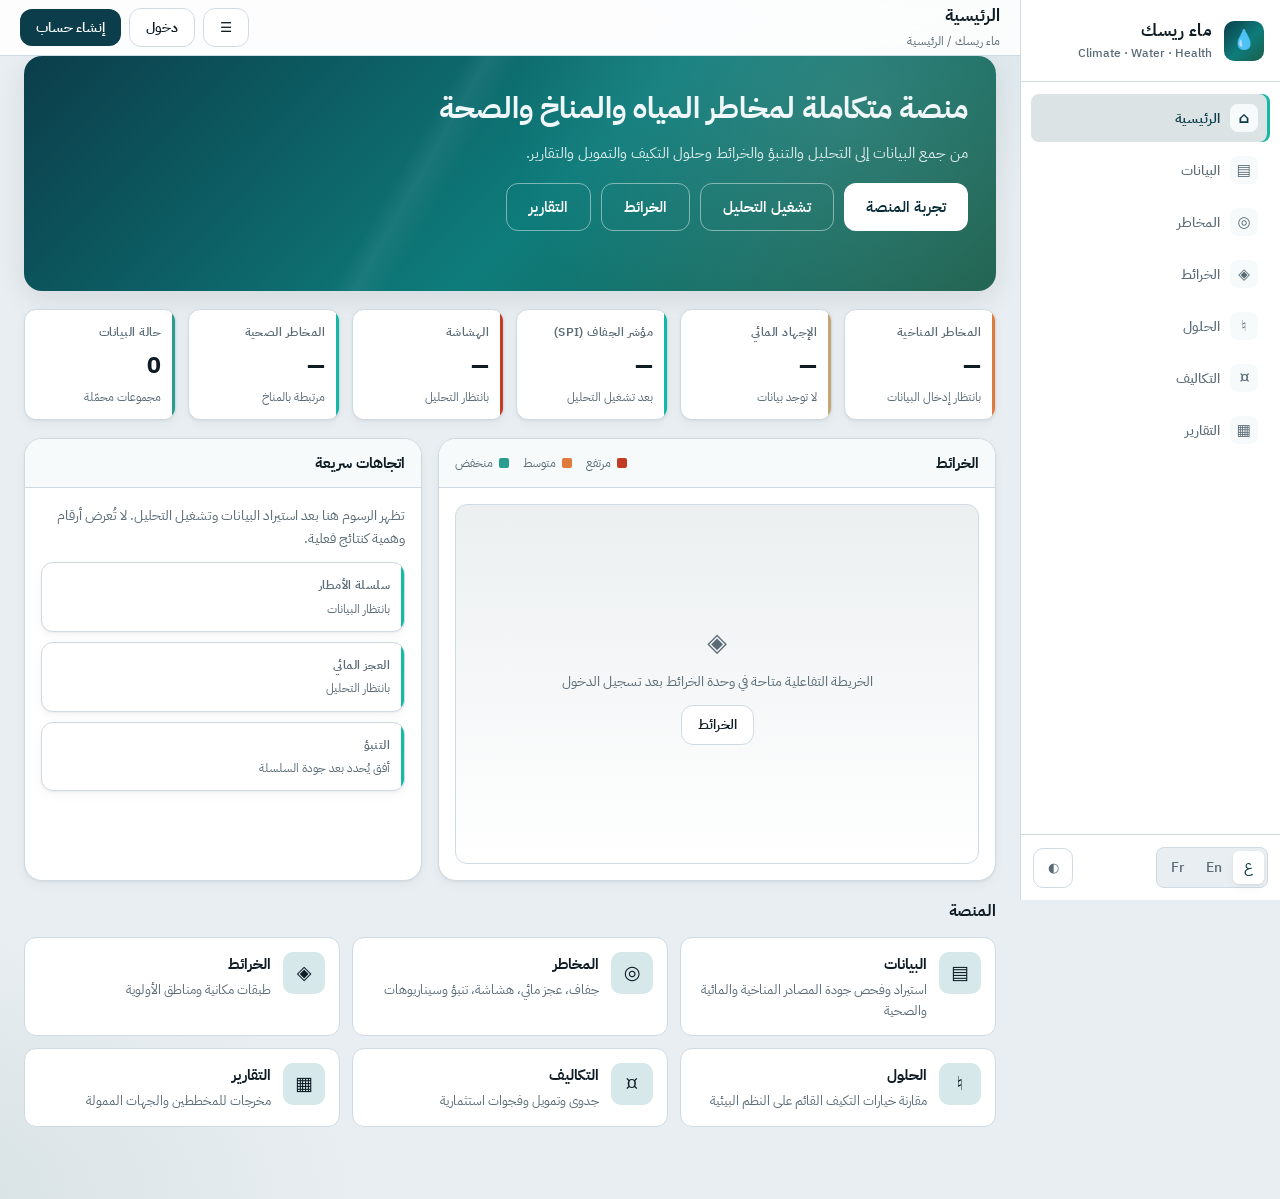
<file: index.html>
<!DOCTYPE html>
<html lang="ar" dir="rtl">
<head>
  <meta charset="UTF-8">
  <meta name="viewport" content="width=device-width, initial-scale=1.0">
  <title>ماء ريسك | مركز رصد المناخ والمياه والصحة</title>
  <link rel="preconnect" href="https://fonts.googleapis.com">
  <link href="https://fonts.googleapis.com/css2?family=IBM+Plex+Sans+Arabic:wght@400;500;600;700&family=Inter:wght@400;500;600;700&display=swap" rel="stylesheet">
  <link rel="stylesheet" href="css/styles.css">
</head>
<body>
<div class="app-shell">
  <aside class="sidebar" id="appSidebar">
    <a class="sidebar-brand" href="index.html">
      <div class="logo-icon">💧</div>
      <div><strong data-i18n="logo">ماء ريسك</strong><small>Climate · Water · Health</small></div>
    </a>
    <nav class="sidebar-nav">
      <a href="index.html" class="active"><span class="nav-ico">⌂</span><span data-i18n="nav_home">الرئيسية</span></a><a href="pages/data.html" class="" data-requires-auth><span class="nav-ico">▤</span><span data-i18n="nav_data">البيانات</span></a><a href="pages/risk.html" class="" data-requires-auth><span class="nav-ico">◎</span><span data-i18n="nav_risk">المخاطر</span></a><a href="pages/maps.html" class="" data-requires-auth><span class="nav-ico">◈</span><span data-i18n="nav_maps">الخرائط</span></a><a href="pages/solutions.html" class="" data-requires-auth><span class="nav-ico">♮</span><span data-i18n="nav_solutions">الحلول</span></a><a href="pages/costing.html" class="" data-requires-auth><span class="nav-ico">¤</span><span data-i18n="nav_costing">التكاليف</span></a><a href="pages/reports.html" class="" data-requires-auth><span class="nav-ico">▦</span><span data-i18n="nav_reports">التقارير</span></a><a href="pages/messages.html" data-auth="user" style="display:none;"><span class="nav-ico">✉</span><span data-i18n="nav_messages">الرسائل</span></a><a href="pages/admin.html" data-auth="admin" style="display:none;"><span class="nav-ico">⚙</span><span data-i18n="nav_admin">الإدارة</span></a>
    </nav>
    <div class="sidebar-foot">
      <div class="user-chip" data-auth="user" style="display:none;">
        <div class="avatar" data-auth-name>U</div>
        <div><div data-auth-name>مستخدم</div><small style="color:var(--text-secondary)">جلسة نشطة</small></div>
      </div>
      <div class="topbar-actions" style="justify-content:space-between;">
        <div class="lang-switcher">
          <button type="button" class="lang-btn active" data-lang="ar">ع</button>
          <button type="button" class="lang-btn" data-lang="en">En</button>
          <button type="button" class="lang-btn" data-lang="fr">Fr</button>
        </div>
        <button type="button" class="theme-toggle" id="themeToggle" aria-label="Theme">◐</button>
      </div>
    </div>
  </aside>
  <div class="sidebar-backdrop" id="sidebarBackdrop"></div>

  <div class="app-main">
    <header class="topbar">
      <div class="topbar-title">
        <h1 data-i18n="nav_home">الرئيسية</h1>
        <div class="breadcrumbs"><span data-i18n="logo">ماء ريسك</span> / <span data-i18n="nav_home">الرئيسية</span></div>
      </div>
      <div class="topbar-actions">
        <button type="button" class="btn btn-outline btn-sm" id="menuToggle" aria-label="Menu">☰</button>
        <a href="pages/login.html" class="btn btn-outline btn-sm" data-auth="guest" data-i18n="nav_login">دخول</a>
        <a href="pages/register.html" class="btn btn-primary btn-sm" data-auth="guest" data-i18n="nav_register">إنشاء حساب</a>
        <button type="button" class="btn btn-outline btn-sm" data-auth="user" data-action="logout" style="display:none;" data-i18n="nav_logout">خروج</button>
      </div>
    </header>

    <main class="main no-progress">
      <div class="container">
        <section class="hero-ops">
          <h1 data-i18n="hero_title">منصة متكاملة لمخاطر المياه والمناخ والصحة</h1>
          <p data-i18n="hero_sub">من جمع البيانات إلى التحليل والتنبؤ والخرائط وحلول التكيف والتمويل والتقارير.</p>
          <div class="hero-actions">
            <a href="pages/data.html" class="btn btn-primary" data-requires-auth data-i18n="nav_cta">تجربة المنصة</a>
            <a href="pages/risk.html" class="btn btn-secondary" data-requires-auth data-i18n="run_analysis">تشغيل التحليل</a>
            <a href="pages/maps.html" class="btn btn-secondary" data-requires-auth data-i18n="nav_maps">الخرائط</a>
            <a href="pages/reports.html" class="btn btn-secondary" data-requires-auth data-i18n="nav_reports">التقارير</a>
          </div>
        </section>

        <section style="margin-top:18px;">
          <div class="kpi-grid">
            <div class="kpi risk-med"><div class="kpi-label">المخاطر المناخية</div><div class="kpi-value">—</div><div class="kpi-meta">بانتظار إدخال البيانات</div></div>
            <div class="kpi risk-sand"><div class="kpi-label">الإجهاد المائي</div><div class="kpi-value">—</div><div class="kpi-meta">لا توجد بيانات</div></div>
            <div class="kpi"><div class="kpi-label">مؤشر الجفاف (SPI)</div><div class="kpi-value">—</div><div class="kpi-meta">بعد تشغيل التحليل</div></div>
            <div class="kpi risk-high"><div class="kpi-label">الهشاشة</div><div class="kpi-value">—</div><div class="kpi-meta">بانتظار التحليل</div></div>
            <div class="kpi"><div class="kpi-label">المخاطر الصحية</div><div class="kpi-value">—</div><div class="kpi-meta">مرتبطة بالمناخ</div></div>
            <div class="kpi risk-low"><div class="kpi-label">حالة البيانات</div><div class="kpi-value">0</div><div class="kpi-meta">مجموعات محمّلة</div></div>
          </div>
        </section>

        <section class="dash-grid" style="margin-top:18px;">
          <div class="ops-panel">
            <div class="ops-panel-header">
              <h2 data-i18n="maps_title">الرصد الجغرافي</h2>
              <div class="legend">
                <span><i style="background:var(--danger)"></i> مرتفع</span>
                <span><i style="background:var(--warning)"></i> متوسط</span>
                <span><i style="background:var(--success)"></i> منخفض</span>
              </div>
            </div>
            <div class="ops-panel-body">
              <div class="map-frame">
                <div>
                  <div style="font-size:1.6rem;margin-bottom:6px;">◈</div>
                  <div>الخريطة التفاعلية متاحة في وحدة الخرائط بعد تسجيل الدخول</div>
                  <a href="pages/maps.html" class="btn btn-outline btn-sm" style="margin-top:12px;" data-requires-auth data-i18n="nav_maps">فتح الخرائط</a>
                </div>
              </div>
            </div>
          </div>
          <div class="ops-panel">
            <div class="ops-panel-header"><h2>اتجاهات سريعة</h2></div>
            <div class="ops-panel-body">
              <p style="font-size:0.9rem;color:var(--text-secondary);margin-bottom:12px;">تظهر الرسوم هنا بعد استيراد البيانات وتشغيل التحليل. لا تُعرض أرقام وهمية كنتائج فعلية.</p>
              <div class="kpi" style="margin-bottom:10px;"><div class="kpi-label">سلسلة الأمطار</div><div class="kpi-meta">بانتظار البيانات</div></div>
              <div class="kpi" style="margin-bottom:10px;"><div class="kpi-label">العجز المائي</div><div class="kpi-meta">بانتظار التحليل</div></div>
              <div class="kpi"><div class="kpi-label">التنبؤ</div><div class="kpi-meta">أفق يُحدد بعد جودة السلسلة</div></div>
            </div>
          </div>
        </section>

        <section style="margin-top:18px;margin-bottom:12px;">
          <h2 style="font-size:1rem;margin-bottom:12px;" data-i18n="footer_col1">وحدات المنصة</h2>
          <div class="module-rail">
            <a class="module-tile" href="pages/data.html" data-requires-auth><span class="tile-ico">▤</span><div><h3 data-i18n="nav_data">البيانات</h3><p>استيراد وفحص جودة المصادر المناخية والمائية والصحية</p></div></a>
            <a class="module-tile" href="pages/risk.html" data-requires-auth><span class="tile-ico">◎</span><div><h3 data-i18n="nav_risk">المخاطر</h3><p>جفاف، عجز مائي، هشاشة، تنبؤ وسيناريوهات</p></div></a>
            <a class="module-tile" href="pages/maps.html" data-requires-auth><span class="tile-ico">◈</span><div><h3 data-i18n="nav_maps">الخرائط</h3><p>طبقات مكانية ومناطق الأولوية</p></div></a>
            <a class="module-tile" href="pages/solutions.html" data-requires-auth><span class="tile-ico">♮</span><div><h3 data-i18n="nav_solutions">الحلول</h3><p>مقارنة خيارات التكيف القائم على النظم البيئية</p></div></a>
            <a class="module-tile" href="pages/costing.html" data-requires-auth><span class="tile-ico">¤</span><div><h3 data-i18n="nav_costing">التكاليف</h3><p>جدوى وتمويل وفجوات استثمارية</p></div></a>
            <a class="module-tile" href="pages/reports.html" data-requires-auth><span class="tile-ico">▦</span><div><h3 data-i18n="nav_reports">التقارير</h3><p>مخرجات للمخططين والجهات الممولة</p></div></a>
          </div>
        </section>
      </div>
    </main>
  </div>
</div>
<script src="js/guard.js"></script>
<script src="js/app.js"></script>
<script src="js/api.js"></script>
<script src="js/permissions.js"></script>
<script src="js/data-store.js"></script>
<script src="js/auth.js"></script>
<script>
document.getElementById('menuToggle')?.addEventListener('click', () => {
  document.getElementById('appSidebar')?.classList.toggle('open');
  document.getElementById('sidebarBackdrop')?.classList.toggle('show');
});
document.getElementById('sidebarBackdrop')?.addEventListener('click', () => {
  document.getElementById('appSidebar')?.classList.remove('open');
  document.getElementById('sidebarBackdrop')?.classList.remove('show');
});
</script>

<script>
document.getElementById('menuToggle')?.addEventListener('click', () => {
  document.getElementById('appSidebar')?.classList.toggle('open');
  document.getElementById('sidebarBackdrop')?.classList.toggle('show');
});
document.getElementById('sidebarBackdrop')?.addEventListener('click', () => {
  document.getElementById('appSidebar')?.classList.remove('open');
  document.getElementById('sidebarBackdrop')?.classList.remove('show');
});
</script>
</body>
</html>
</file>
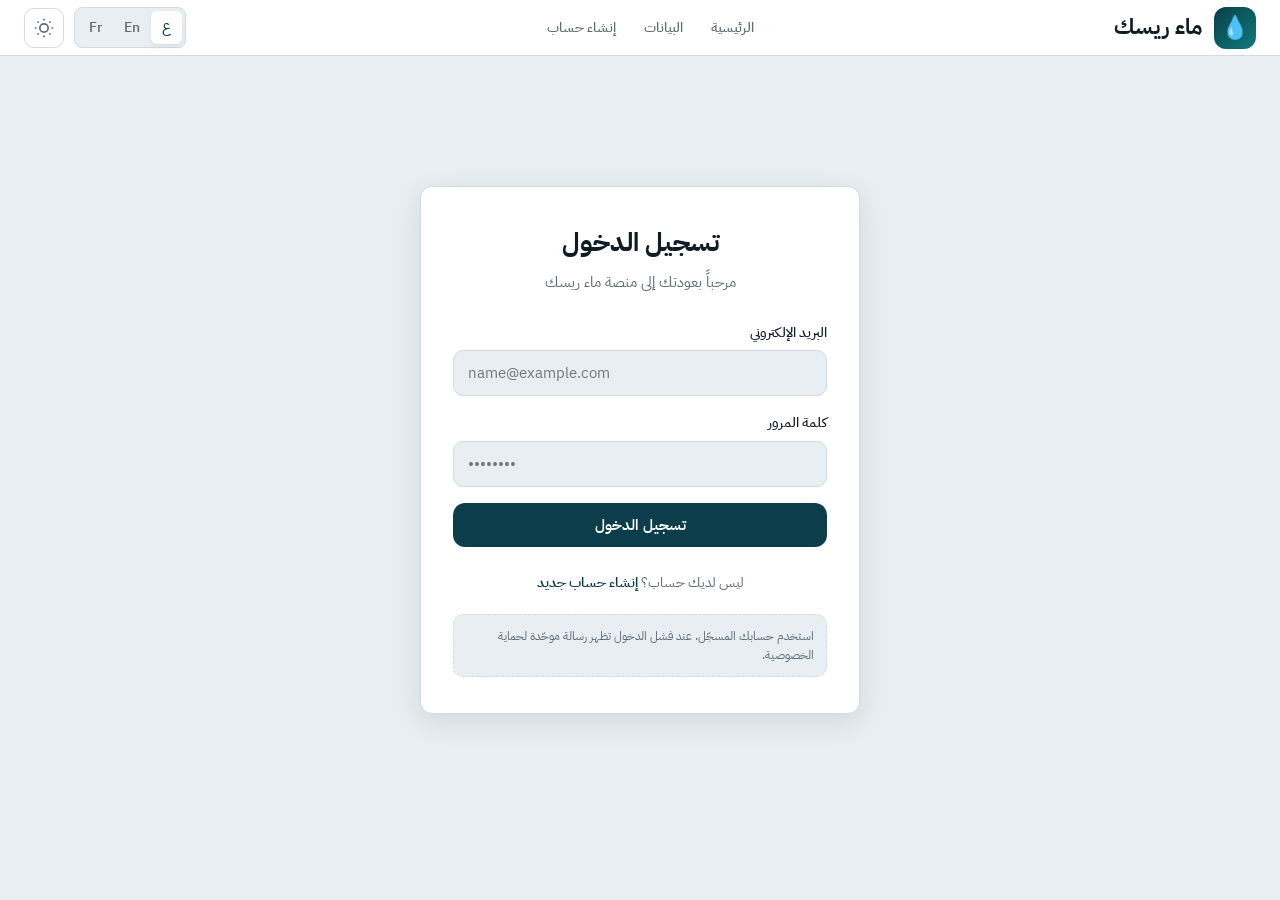
<file: pages/admin.html>
<!DOCTYPE html>
<html lang="ar" dir="rtl">
<head>
  <meta charset="UTF-8">
  <meta name="viewport" content="width=device-width, initial-scale=1.0">
  <title>لوحة الإدارة | ماء ريسك</title>
  <link rel="preconnect" href="https://fonts.googleapis.com">
  <link rel="preconnect" href="https://fonts.gstatic.com" crossorigin>
  <link href="https://fonts.googleapis.com/css2?family=IBM+Plex+Sans+Arabic:wght@300;400;500;600;700&family=Inter:wght@400;500;600;700&display=swap" rel="stylesheet">
  <link rel="stylesheet" href="../css/styles.css">
  <style>
    .admin-tabs { display:flex; flex-wrap:wrap; gap:8px; margin-bottom:24px; }
    .admin-tabs button {
      border:1px solid var(--border); background:var(--surface); color:var(--text);
      padding:10px 16px; border-radius:10px; cursor:pointer; font-family:inherit; font-weight:600; font-size:0.9rem;
    }
    .admin-tabs button.active { background:var(--primary); color:#fff; border-color:var(--primary); }
    .admin-grid { display:grid; grid-template-columns:1fr 1fr; gap:24px; }
    @media (max-width:900px){ .admin-grid { grid-template-columns:1fr; } }
  </style>
</head>
<body data-page="admin">
<div class="app-shell">
  <aside class="sidebar" id="appSidebar">
    <a class="sidebar-brand" href="../index.html">
      <div class="logo-icon">💧</div>
      <div><strong data-i18n="logo">ماء ريسك</strong><small>Climate · Water · Health</small></div>
    </a>
    <nav class="sidebar-nav"><a href="../index.html"><span class="nav-ico">⌂</span><span data-i18n="nav_home">الرئيسية</span></a><a href="data.html" class="" data-requires-auth><span class="nav-ico">▤</span><span data-i18n="nav_data">البيانات</span></a><a href="risk.html" class="" data-requires-auth><span class="nav-ico">◎</span><span data-i18n="nav_risk">المخاطر</span></a><a href="maps.html" class="" data-requires-auth><span class="nav-ico">◈</span><span data-i18n="nav_maps">الخرائط</span></a><a href="solutions.html" class="" data-requires-auth><span class="nav-ico">♮</span><span data-i18n="nav_solutions">الحلول</span></a><a href="costing.html" class="" data-requires-auth><span class="nav-ico">¤</span><span data-i18n="nav_costing">التكاليف</span></a><a href="reports.html" class="" data-requires-auth><span class="nav-ico">▦</span><span data-i18n="nav_reports">التقارير</span></a><a href="messages.html" data-auth="user" style="display:none;"><span class="nav-ico">✉</span><span data-i18n="nav_messages">الرسائل</span></a><a href="admin.html" data-auth="admin" style="display:none;"><span class="nav-ico">⚙</span><span data-i18n="nav_admin">الإدارة</span></a></nav>
    <div class="sidebar-foot">
      <div class="user-chip" data-auth="user" style="display:none;">
        <div class="avatar">U</div>
        <div><div data-auth-name>مستخدم</div><small style="color:var(--text-secondary)">جلسة نشطة</small></div>
      </div>
      <div style="display:flex;justify-content:space-between;align-items:center;gap:8px;">
        <div class="lang-switcher">
          <button type="button" class="lang-btn active" data-lang="ar">ع</button>
          <button type="button" class="lang-btn" data-lang="en">En</button>
          <button type="button" class="lang-btn" data-lang="fr">Fr</button>
        </div>
        <button type="button" class="theme-toggle" id="themeToggle" aria-label="Theme">◐</button>
      </div>
    </div>
  </aside>
  <div class="sidebar-backdrop" id="sidebarBackdrop"></div>

  <div class="app-main">
    <header class="topbar">
      <div class="topbar-title">
        <h1>لوحة إدارة المنصة</h1>
        <div class="breadcrumbs"><a href="../index.html" data-i18n="logo">ماء ريسك</a> / لوحة إدارة المنصة</div>
      </div>
      <div class="topbar-actions">
        <button type="button" class="btn btn-outline btn-sm" id="menuToggle">☰</button>
        <a href="login.html" class="btn btn-outline btn-sm" data-auth="guest" data-i18n="nav_login">دخول</a>
        <button type="button" class="btn btn-outline btn-sm" data-auth="user" data-action="logout" style="display:none;" data-i18n="nav_logout">خروج</button>
      </div>
    </header>
    
    <main class="main no-progress">
    <div class="container">
      <div class="page-header">
        <h1>لوحة إدارة المنصة</h1>
        <p>إدارة الرسائل، رفع البيانات، إصدار التقارير، المستخدمين، وكلمة المرور.</p>
      </div>

      <div class="admin-tabs">
        <button type="button" class="active" data-admin-tab="messages" data-i18n="nav_messages" data-i18n="admin_messages">الرسائل</button>
        <button type="button" data-admin-tab="files">رفع الملفات</button>
        <button type="button" data-admin-tab="reports">إصدار التقارير</button>
        <button type="button" data-admin-tab="users" data-i18n="admin_users">المستخدمون</button>
        <button type="button" data-admin-tab="password" data-i18n="password" data-i18n="admin_password">كلمة المرور</button>
      </div>

      <!-- Messages -->
      <div data-admin-panel="messages">
        <div class="admin-grid">
          <div class="card">
            <div class="card-header"><span class="card-title">إرسال رسالة</span></div>
            <form id="admin-msg-form">
              <div class="form-group">
                <label for="msg-to">إلى</label>
                <select id="msg-to" class="form-control"></select>
              </div>
              <div class="form-group">
                <label for="msg-subject">الموضوع</label>
                <input id="msg-subject" class="form-control" required maxlength="200">
              </div>
              <div class="form-group">
                <label for="msg-body">نص الرسالة</label>
                <textarea id="msg-body" class="form-control" required rows="5"></textarea>
              </div>
              <button type="submit" class="btn btn-primary">إرسال</button>
            </form>
          </div>
          <div>
            <h3 style="margin-bottom:12px;font-size:1.05rem;">سجل الرسائل</h3>
            <div id="admin-msg-list"></div>
          </div>
        </div>
      </div>

      <!-- Files -->
      <div data-admin-panel="files" style="display:none;">
        <div class="card" style="margin-bottom:20px;">
          <div class="card-header"><span class="card-title">رفع ملفات بيانات (أي نوع)</span></div>
          <div class="upload-zone" id="admin-upload-zone">
            <input type="file" id="admin-file-input" multiple hidden>
            <div class="icon">📁</div>
            <h3>اسحب الملفات أو انقر للاختيار</h3>
            <p>CSV · Excel · PDF · GeoJSON · صور · أي امتداد</p>
          </div>
        </div>
        <div id="admin-files-list"></div>
      </div>

      <!-- Reports -->
      <div data-admin-panel="reports" style="display:none;">
        <div class="admin-grid">
          <div class="card">
            <div class="card-header"><span class="card-title">إصدار تقرير من المنصة</span></div>
            <form id="admin-report-form">
              <div class="form-group">
                <label for="admin-report-title">عنوان التقرير</label>
                <input id="admin-report-title" class="form-control" value="تقرير حالة منصة ماء ريسك">
              </div>
              <div class="form-group">
                <label for="admin-report-audience">الجمهور</label>
                <select id="admin-report-audience" class="form-control">
                  <option value="funders">الجهات الممولة</option>
                  <option value="planners">المخططون</option>
                  <option value="municipalities">البلديات</option>
                  <option value="internal">إدارة داخلية</option>
                </select>
              </div>
              <div class="form-group">
                <label for="admin-report-lang">اللغة</label>
                <select id="admin-report-lang" class="form-control">
                  <option value="ar">العربية</option>
                  <option value="en">English</option>
                  <option value="fr">Français</option>
                </select>
              </div>
              <button type="submit" class="btn btn-primary" style="width:100%;">إصدار وتحميل التقرير</button>
            </form>
          </div>
          <div>
            <h3 style="margin-bottom:12px;font-size:1.05rem;">التقارير السابقة</h3>
            <div id="admin-reports-list"></div>
          </div>
        </div>
      </div>

      <!-- Users -->
      <div data-admin-panel="users" style="display:none;">
        <div class="card">
          <div class="card-header"><span class="card-title">إدارة اشتراكات المستخدمين</span></div>
          <div id="admin-users-list"></div>
        </div>
      </div>

      <!-- Password -->
      <div data-admin-panel="password" style="display:none;">
        <div class="card" style="max-width:480px;">
          <div class="card-header"><span class="card-title">تغيير كلمة مرور المدير</span></div>
          <form id="admin-password-form">
            <div class="form-group">
              <label for="adm-pass-current">كلمة المرور الحالية</label>
              <input type="password" id="adm-pass-current" class="form-control" required dir="ltr" style="text-align:start;">
            </div>
            <div class="form-group">
              <label for="adm-pass-new">كلمة المرور الجديدة</label>
              <input type="password" id="adm-pass-new" class="form-control" required dir="ltr" style="text-align:start;">
            </div>
            <div class="form-group">
              <label for="adm-pass-confirm" data-i18n="confirm_password">تأكيد كلمة المرور</label>
              <input type="password" id="adm-pass-confirm" class="form-control" required dir="ltr" style="text-align:start;">
            </div>
            <button type="submit" class="btn btn-primary">حفظ كلمة المرور</button>
          </form>
        </div>
      </div>
    </div>
  </main>
  </div>
</div>
<script src="../js/guard.js"></script>
<script src="../js/app.js"></script>
<script src="../js/api.js"></script>
<script src="../js/permissions.js"></script>
<script src="../js/data-store.js"></script>
<script src="../js/auth.js"></script>
<script src="../js/composite-engine.js"></script>
<script src="../js/modules.js"></script>
<script src="../js/admin.js"></script>
<script>
    document.addEventListener('DOMContentLoaded', function() {
      try {
        var s = JSON.parse(localStorage.getItem('maarisk_session') || 'null');
        if (s && s.must_change_password) {
          var tab = document.querySelector('[data-admin-tab="password"]');
          if (tab) tab.click();
          document.querySelectorAll('[data-admin-tab]').forEach(function(btn) {
            if (btn.getAttribute('data-admin-tab') !== 'password') {
              btn.disabled = true;
              btn.style.opacity = '0.4';
              btn.title = 'غيّر كلمة المرور أولاً';
            }
          });
          document.querySelectorAll('[data-admin-panel]').forEach(function(panel) {
            if (panel.getAttribute('data-admin-panel') !== 'password') {
              panel.style.display = 'none';
            }
          });
          alert('يجب تعيين كلمة مرور جديدة قبل متابعة استخدام لوحة الإدارة.');
        }
        if (location.hash === '#password') {
          var t = document.querySelector('[data-admin-tab="password"]');
          if (t) t.click();
        }
      } catch (e) {}
    });
  </script>

<script>
(function(){
  var t=document.getElementById('menuToggle');
  var s=document.getElementById('appSidebar');
  var b=document.getElementById('sidebarBackdrop');
  if(t&&s){t.addEventListener('click',function(){s.classList.toggle('open');if(b)b.classList.toggle('show');});}
  if(b&&s){b.addEventListener('click',function(){s.classList.remove('open');b.classList.remove('show');});}
})();
</script>


      <div class="ops-panel" id="composite-weights-panel" style="margin:16px;">
        <div class="ops-panel-header"><h2>نماذج الأوزان النسبية للمؤشرات المركبة</h2></div>
        <div class="ops-panel-body">
          <p style="font-size:0.9rem;color:var(--text-secondary);">أوزان افتراضية موثّقة — مجموع كل مصفوفة 100%. التعديل يُحفظ محلياً كنسخة معايرة دون مسح النتائج التاريخية المخزّنة.</p>
          <div id="weights-matrix-list"></div>
          <div style="display:flex;gap:8px;flex-wrap:wrap;margin-top:12px;">
            <button type="button" class="btn btn-outline btn-sm" id="btn-reset-weights">استعادة الافتراضي</button>
            <button type="button" class="btn btn-primary btn-sm" id="btn-run-composite-tests">اختبارات رياضية</button>
          </div>
          <pre id="composite-test-out" style="margin-top:12px;font-size:0.8rem;background:var(--surface-2);padding:12px;border-radius:8px;display:none;"></pre>
        </div>
      </div>
<script>
(function(){
  function renderWeights() {
    var host = document.getElementById('weights-matrix-list');
    if (!host || !window.CompositeEngine) return;
    var mats = CompositeEngine.getDefaultMatrices();
    var stored = CompositeEngine.loadModels();
    if (stored.matrices) mats = Object.assign({}, mats, stored.matrices);
    var html = '';
    Object.keys(mats).forEach(function(id) {
      var m = mats[id];
      var sum = 0;
      html += '<details style="margin-bottom:8px;border:1px solid var(--border);border-radius:8px;padding:8px 12px;"><summary><strong>' + (m.name.ar||id) + '</strong> · ' + m.version + ' · ' + (m.status||'default') + '</summary><table class="data-table" style="width:100%;font-size:0.8rem;"><thead><tr><th>عامل</th><th>وزن %</th><th>مصدر</th><th>ثقة</th></tr></thead><tbody>';
      Object.keys(m.weights).forEach(function(k) {
        var w = m.weights[k];
        var pct = (w.w <= 1 ? w.w*100 : w.w);
        sum += pct;
        html += '<tr><td>' + (w.label.ar||k) + '</td><td>' + pct.toFixed(1) + '</td><td>' + (w.source||'') + '</td><td>' + (w.confidence||'') + '</td></tr>';
      });
      html += '</tbody></table><p style="font-size:0.8rem;">مجموع الأوزان: <strong>' + sum.toFixed(1) + '%</strong></p></details>';
    });
    host.innerHTML = html;
  }
  document.addEventListener('DOMContentLoaded', function(){
    renderWeights();
    var b = document.getElementById('btn-run-composite-tests');
    if (b) b.onclick = function(){
      var out = document.getElementById('composite-test-out');
      var tests = CompositeEngine.runSelfTests();
      out.style.display = 'block';
      out.textContent = tests.map(function(t){ return (t.pass?'PASS':'FAIL') + '  ' + t.test + (t.sum!=null?(' sum='+t.sum):''); }).join('\n');
    };
    var r = document.getElementById('btn-reset-weights');
    if (r) r.onclick = function(){
      CompositeEngine.saveModels({ matrices: null, adjustments: null, versions: [] });
      renderWeights();
      if (typeof showToast==='function') showToast('تمت استعادة الأوزان الافتراضية');
    };
  });
})();
</script>

</body>
</html>
</file>
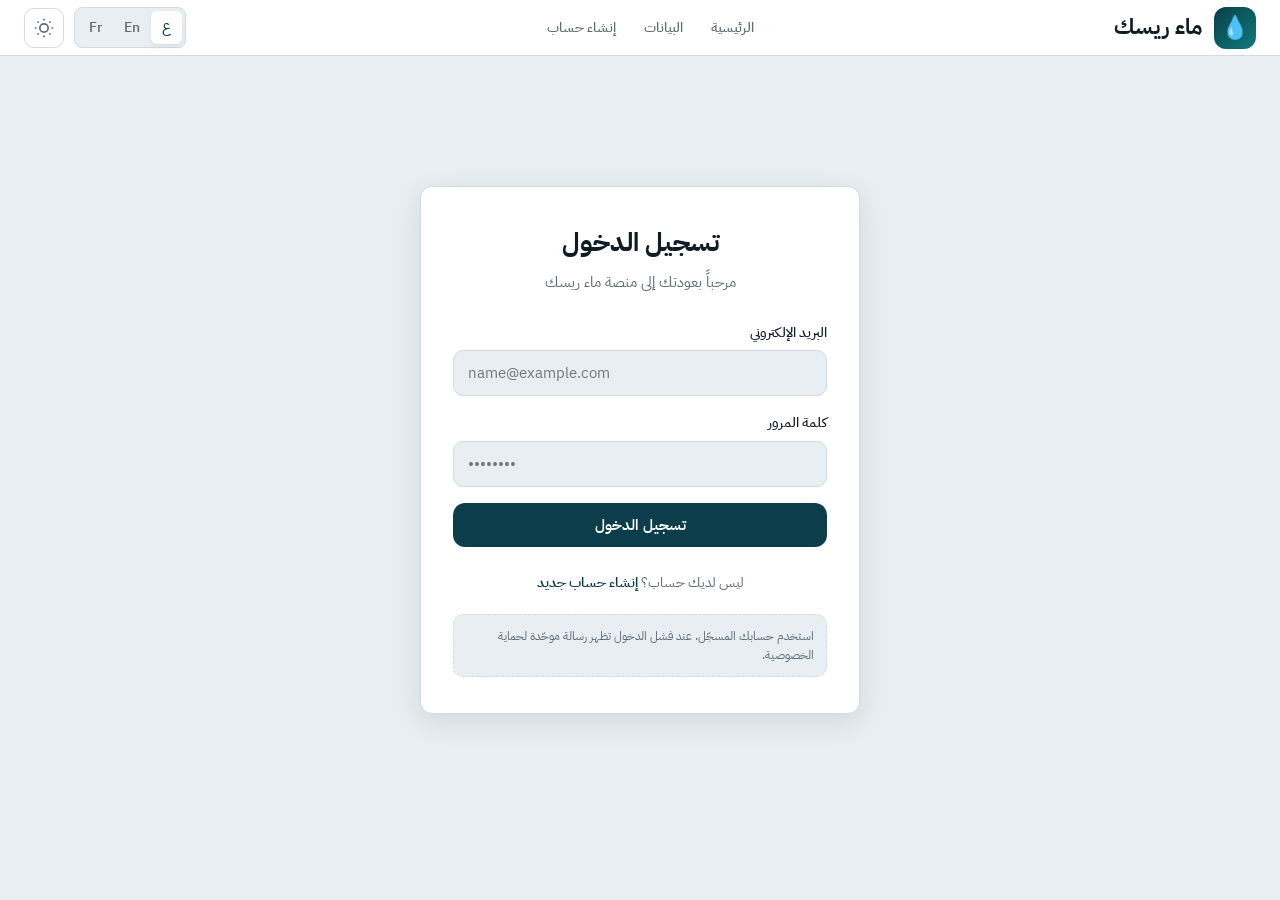
<file: pages/costing.html>
<!DOCTYPE html>
<html lang="ar" dir="rtl">
<head>
  <meta charset="UTF-8">
  <meta name="viewport" content="width=device-width, initial-scale=1.0">
  <title>التكاليف والتمويل | ماء ريسك</title>
  <link rel="preconnect" href="https://fonts.googleapis.com">
  <link rel="preconnect" href="https://fonts.gstatic.com" crossorigin>
  <link href="https://fonts.googleapis.com/css2?family=IBM+Plex+Sans+Arabic:wght@300;400;500;600;700&family=Inter:wght@400;500;600;700&display=swap" rel="stylesheet">
  <link rel="stylesheet" href="../css/styles.css">
</head>
<body data-page="costing">
<div class="app-shell">
  <aside class="sidebar" id="appSidebar">
    <a class="sidebar-brand" href="../index.html">
      <div class="logo-icon">💧</div>
      <div><strong data-i18n="logo">ماء ريسك</strong><small>Climate · Water · Health</small></div>
    </a>
    <nav class="sidebar-nav"><a href="../index.html"><span class="nav-ico">⌂</span><span data-i18n="nav_home">الرئيسية</span></a><a href="data.html" class="" data-requires-auth><span class="nav-ico">▤</span><span data-i18n="nav_data">البيانات</span></a><a href="risk.html" class="" data-requires-auth><span class="nav-ico">◎</span><span data-i18n="nav_risk">المخاطر</span></a><a href="maps.html" class="" data-requires-auth><span class="nav-ico">◈</span><span data-i18n="nav_maps">الخرائط</span></a><a href="solutions.html" class="" data-requires-auth><span class="nav-ico">♮</span><span data-i18n="nav_solutions">الحلول</span></a><a href="costing.html" class="active" data-requires-auth><span class="nav-ico">¤</span><span data-i18n="nav_costing">التكاليف</span></a><a href="reports.html" class="" data-requires-auth><span class="nav-ico">▦</span><span data-i18n="nav_reports">التقارير</span></a><a href="messages.html" data-auth="user" style="display:none;"><span class="nav-ico">✉</span><span data-i18n="nav_messages">الرسائل</span></a><a href="admin.html" data-auth="admin" style="display:none;"><span class="nav-ico">⚙</span><span data-i18n="nav_admin">الإدارة</span></a></nav>
    <div class="sidebar-foot">
      <div class="user-chip" data-auth="user" style="display:none;">
        <div class="avatar">U</div>
        <div><div data-auth-name>مستخدم</div><small style="color:var(--text-secondary)">جلسة نشطة</small></div>
      </div>
      <div style="display:flex;justify-content:space-between;align-items:center;gap:8px;">
        <div class="lang-switcher">
          <button type="button" class="lang-btn active" data-lang="ar">ع</button>
          <button type="button" class="lang-btn" data-lang="en">En</button>
          <button type="button" class="lang-btn" data-lang="fr">Fr</button>
        </div>
        <button type="button" class="theme-toggle" id="themeToggle" aria-label="Theme">◐</button>
      </div>
    </div>
  </aside>
  <div class="sidebar-backdrop" id="sidebarBackdrop"></div>

  <div class="app-main">
    <header class="topbar">
      <div class="topbar-title">
        <h1>التكاليف والتمويل والمقترحات الاستثمارية</h1>
        <div class="breadcrumbs"><a href="../index.html" data-i18n="logo">ماء ريسك</a> / التكاليف والتمويل والمقترحات الاستثمارية</div>
      </div>
      <div class="topbar-actions">
        <button type="button" class="btn btn-outline btn-sm" id="menuToggle">☰</button>
        <a href="login.html" class="btn btn-outline btn-sm" data-auth="guest" data-i18n="nav_login">دخول</a>
        <button type="button" class="btn btn-outline btn-sm" data-auth="user" data-action="logout" style="display:none;" data-i18n="nav_logout">خروج</button>
      </div>
    </header>
    <div class="progress-bar">
    <div class="progress-inner">
      <a href="data.html" data-requires-auth class="progress-step done"><span class="num">✓</span><span class="label" data-i18n="step1">البيانات</span></a>
      <a href="risk.html" data-requires-auth class="progress-step done"><span class="num">✓</span><span class="label" data-i18n="step2">المخاطر</span></a>
      <a href="maps.html" data-requires-auth class="progress-step done"><span class="num">✓</span><span class="label" data-i18n="step3">الخرائط</span></a>
      <a href="solutions.html" data-requires-auth class="progress-step done"><span class="num">✓</span><span class="label" data-i18n="step4">الحلول</span></a>
      <a href="costing.html" data-requires-auth class="progress-step active"><span class="num">5</span><span class="label" data-i18n="step5">التكاليف</span></a>
      <a href="reports.html" data-requires-auth class="progress-step"><span class="num">6</span><span class="label" data-i18n="step6">التقارير</span></a>
    </div>
  </div>

  
    <main class="main">
    <div class="container">
      <div class="page-header">
        <h1>التكاليف والتمويل والمقترحات الاستثمارية</h1>
        <p>تقدير تكاليف التنفيذ والصيانة، والمنافع المتوقعة، والبدائل الأقل تكلفة، والاحتياجات التمويلية، وإعداد مسودات مقترحات استثمارية.</p>
      </div>

      <div class="grid-3" style="margin-bottom:28px;">
        <div class="stat-card">
          <div class="value" id="total-cost">4.8 م$</div>
          <div class="label">إجمالي التكلفة التقديرية</div>
        </div>
        <div class="stat-card">
          <div class="value" id="total-maint">1.2 م$</div>
          <div class="label">التكلفة السنوية للصيانة</div>
        </div>
        <div class="stat-card">
          <div class="value" id="cost-benefit-ratio">6.5</div>
          <div class="label">نسبة المنافع/التكلفة (تقريبي)</div>
        </div>
      </div>

      <div class="card" style="margin-bottom:28px;">
        <div class="card-header">
          <span class="card-title">تفصيل التكاليف حسب الحل المختار</span>
        </div>
        <div class="table-wrap">
          <table>
            <thead>
              <tr>
                <th>الحل</th>
                <th>تكلفة التنفيذ</th>
                <th>الصيانة السنوية</th>
                <th>المنافع المتوقعة (سنوياً)</th>
                <th>فترة الاسترداد</th>
                <th>أولوية التمويل</th>
              </tr>
            </thead>
            <tbody id="costing-tbody">
              <tr>
                <td>حصاد مياه الأمطار</td>
                <td>1.9 م$</td>
                <td>0.25 م$</td>
                <td>1.4 م$ (مياه + صحة)</td>
                <td>≈ 4 سنوات</td>
                <td><span class="badge badge-success">عالية</span></td>
              </tr>
              <tr>
                <td>استعادة الأودية</td>
                <td>2.1 م$</td>
                <td>0.35 م$</td>
                <td>1.1 م$ (بيئي + مياه)</td>
                <td>≈ 6 سنوات</td>
                <td><span class="badge badge-success">عالية</span></td>
              </tr>
              <tr>
                <td>تأهيل المراعي</td>
                <td>0.8 م$</td>
                <td>0.15 م$</td>
                <td>0.7 م$ (سبل عيش + تربة)</td>
                <td>≈ 3 سنوات</td>
                <td><span class="badge badge-warning">متوسطة–عالية</span></td>
              </tr>
            </tbody>
          </table>
        </div>
      </div>

      <div class="grid-2">
        <div class="card">
          <div class="card-header"><span class="card-title">الاحتياجات التمويلية</span></div>
          <div class="form-group">
            <label>المبلغ المطلوب للمرحلة الأولى</label>
            <input type="text" id="phase1-amount" class="form-control" value="3.2 مليون دولار" readonly>
          </div>
          <div class="form-group">
            <label>مصادر محتملة</label>
            <select class="form-control" multiple style="min-height:100px;">
              <option selected>صندوق المناخ الأخضر (GCF)</option>
              <option selected>بنك التنمية الإسلامي</option>
              <option>صناديق التكيف الوطنية</option>
              <option>شراكات القطاع الخاص</option>
              <option>منح فنية من مانحين ثنائيين</option>
            </select>
          </div>
          <div class="form-group">
            <label>الفجوة التمويلية المتبقية</label>
            <input type="text" id="funding-gap" class="form-control" value="1.6 مليون دولار" readonly>
          </div>
        </div>

        <div class="card">
          <div class="card-header"><span class="card-title">مسودة مقترح استثماري</span></div>
          <p style="font-size:0.9rem;color:var(--text-secondary);margin-bottom:16px;">يتم إنشاء مسودة أولية بناءً على الحلول المختارة والتكاليف والمناطق ذات الأولوية.</p>
          <ul style="font-size:0.9rem;padding-right:18px;margin-bottom:20px;color:var(--text-secondary);">
            <li>ملخص تنفيذي للمخاطر والأولويات</li>
            <li>وصف الحلول المختارة والمناطق المستهدفة</li>
            <li>الميزانية والجدول الزمني</li>
            <li>المنافع المتوقعة ومؤشرات الأداء</li>
            <li>خطة الاستدامة والصيانة</li>
          </ul>
          <button class="btn btn-accent" style="width:100%;" id="btn-proposal">إنشاء مسودة المقترح</button>
          <div id="proposal-preview" style="margin-top:16px;"></div>
        </div>
      </div>

      <div class="actions-bar">
        <a href="solutions.html" data-requires-auth class="btn btn-outline" data-i18n="prev">السابق</a>
        <div style="display:flex;gap:12px;">
          <a href="reports.html" data-requires-auth class="btn btn-primary">التالي ← التقارير</a>
        </div>
      </div>
    </div>
  </main>
  </div>
</div>
<script src="../js/guard.js"></script>
<script src="../js/app.js"></script>
<script src="../js/api.js"></script>
<script src="../js/permissions.js"></script>
<script src="../js/data-store.js"></script>
<script src="../js/auth.js"></script>
<script src="../js/modules.js"></script>

<script>
(function(){
  var t=document.getElementById('menuToggle');
  var s=document.getElementById('appSidebar');
  var b=document.getElementById('sidebarBackdrop');
  if(t&&s){t.addEventListener('click',function(){s.classList.toggle('open');if(b)b.classList.toggle('show');});}
  if(b&&s){b.addEventListener('click',function(){s.classList.remove('open');b.classList.remove('show');});}
})();
</script>

</body>
</html>
</file>
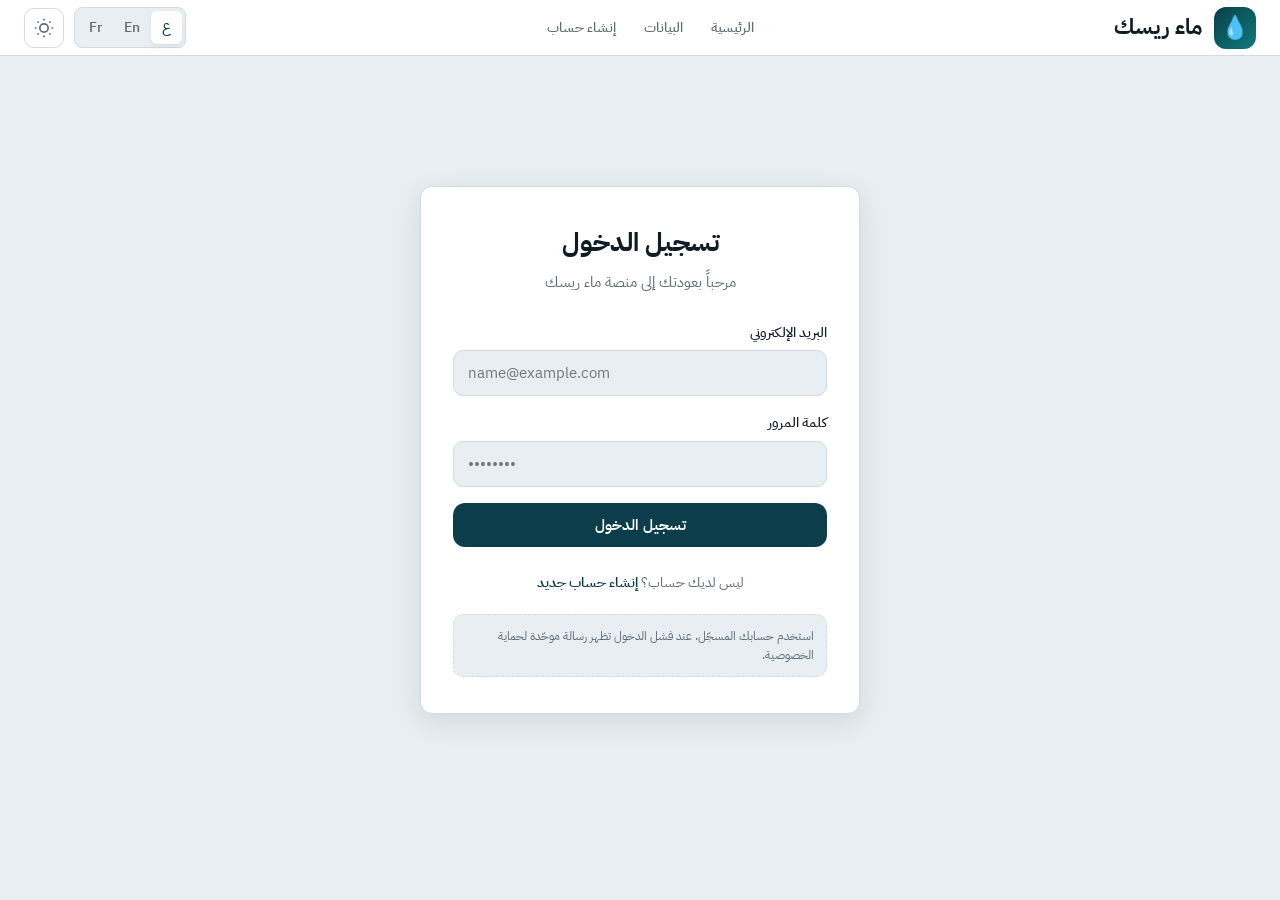
<file: pages/data.html>
<!DOCTYPE html>
<html lang="ar" dir="rtl">
<head>
  <meta charset="UTF-8">
  <meta name="viewport" content="width=device-width, initial-scale=1.0">
  <title>جمع وتوثيق البيانات | ماء ريسك</title>
  <link rel="preconnect" href="https://fonts.googleapis.com">
  <link rel="preconnect" href="https://fonts.gstatic.com" crossorigin>
  <link href="https://fonts.googleapis.com/css2?family=IBM+Plex+Sans+Arabic:wght@300;400;500;600;700&family=Inter:wght@400;500;600;700&display=swap" rel="stylesheet">
  <link rel="stylesheet" href="../css/styles.css">
</head>
<body data-page="data">
<div class="app-shell">
  <aside class="sidebar" id="appSidebar">
    <a class="sidebar-brand" href="../index.html">
      <div class="logo-icon">💧</div>
      <div><strong data-i18n="logo">ماء ريسك</strong><small>Climate · Water · Health</small></div>
    </a>
    <nav class="sidebar-nav"><a href="../index.html"><span class="nav-ico">⌂</span><span data-i18n="nav_home">الرئيسية</span></a><a href="data.html" class="active" data-requires-auth><span class="nav-ico">▤</span><span data-i18n="nav_data">البيانات</span></a><a href="risk.html" class="" data-requires-auth><span class="nav-ico">◎</span><span data-i18n="nav_risk">المخاطر</span></a><a href="maps.html" class="" data-requires-auth><span class="nav-ico">◈</span><span data-i18n="nav_maps">الخرائط</span></a><a href="solutions.html" class="" data-requires-auth><span class="nav-ico">♮</span><span data-i18n="nav_solutions">الحلول</span></a><a href="costing.html" class="" data-requires-auth><span class="nav-ico">¤</span><span data-i18n="nav_costing">التكاليف</span></a><a href="reports.html" class="" data-requires-auth><span class="nav-ico">▦</span><span data-i18n="nav_reports">التقارير</span></a><a href="messages.html" data-auth="user" style="display:none;"><span class="nav-ico">✉</span><span data-i18n="nav_messages">الرسائل</span></a><a href="admin.html" data-auth="admin" style="display:none;"><span class="nav-ico">⚙</span><span data-i18n="nav_admin">الإدارة</span></a></nav>
    <div class="sidebar-foot">
      <div class="user-chip" data-auth="user" style="display:none;">
        <div class="avatar">U</div>
        <div><div data-auth-name>مستخدم</div><small style="color:var(--text-secondary)">جلسة نشطة</small></div>
      </div>
      <div style="display:flex;justify-content:space-between;align-items:center;gap:8px;">
        <div class="lang-switcher">
          <button type="button" class="lang-btn active" data-lang="ar">ع</button>
          <button type="button" class="lang-btn" data-lang="en">En</button>
          <button type="button" class="lang-btn" data-lang="fr">Fr</button>
        </div>
        <button type="button" class="theme-toggle" id="themeToggle" aria-label="Theme">◐</button>
      </div>
    </div>
  </aside>
  <div class="sidebar-backdrop" id="sidebarBackdrop"></div>

  <div class="app-main">
    <header class="topbar">
      <div class="topbar-title">
        <h1>جمع وتوثيق البيانات</h1>
        <div class="breadcrumbs"><a href="../index.html" data-i18n="logo">ماء ريسك</a> / جمع وتوثيق البيانات</div>
      </div>
      <div class="topbar-actions">
        <button type="button" class="btn btn-outline btn-sm" id="menuToggle">☰</button>
        <a href="login.html" class="btn btn-outline btn-sm" data-auth="guest" data-i18n="nav_login">دخول</a>
        <button type="button" class="btn btn-outline btn-sm" data-auth="user" data-action="logout" style="display:none;" data-i18n="nav_logout">خروج</button>
      </div>
    </header>
    
    <div class="progress-bar">
    <div class="progress-inner">
      <a href="data.html" data-requires-auth class="progress-step active"><span class="num">1</span><span class="label" data-i18n="step1">البيانات</span></a>
      <a href="risk.html" data-requires-auth class="progress-step"><span class="num">2</span><span class="label" data-i18n="step2">المخاطر</span></a>
      <a href="maps.html" data-requires-auth class="progress-step"><span class="num">3</span><span class="label" data-i18n="step3">الخرائط</span></a>
      <a href="solutions.html" data-requires-auth class="progress-step"><span class="num">4</span><span class="label" data-i18n="step4">الحلول</span></a>
      <a href="costing.html" data-requires-auth class="progress-step"><span class="num">5</span><span class="label" data-i18n="step5">التكاليف</span></a>
      <a href="reports.html" data-requires-auth class="progress-step"><span class="num">6</span><span class="label" data-i18n="step6">التقارير</span></a>
    </div>
    </div>

    <main class="main">
    <div class="container" id="data-workflow">
      <div class="page-header">
        <h1>إدارة البيانات</h1>
        <p>مسار متتابع: إدخال ← مطابقة الحقول ← فحص الجودة ← اعتماد للتحليل</p>
      </div>
      <div id="data-storage-banner" class="auth-demo-note" style="margin-bottom:12px;"></div>

      <div class="wf-steps" style="display:flex;flex-wrap:wrap;gap:8px;margin-bottom:18px;">
        <button type="button" class="btn btn-sm btn-primary" data-step-btn="1">1. إدخال</button>
        <button type="button" class="btn btn-sm btn-outline" data-step-btn="2" disabled>2. مطابقة</button>
        <button type="button" class="btn btn-sm btn-outline" data-step-btn="3" disabled>3. فحص</button>
        <button type="button" class="btn btn-sm btn-outline" data-step-btn="4" disabled>4. اعتماد</button>
      </div>

      <section id="wf-step-1" class="wf-panel">
        <div class="grid-2" style="gap:14px;">
          <div class="card">
            <div class="card-header"><span class="card-title">أ. رفع ملف</span></div>
            <div class="upload-zone" id="upload-zone" style="min-height:110px;padding:16px;">
              <input type="file" id="file-input" multiple accept=".csv,.txt,.xlsx,.xls,.json,.geojson" hidden>
              <p style="margin:0;font-weight:600;">CSV · Excel · JSON</p>
              <p style="font-size:0.8rem;color:var(--text-secondary);">اسحب الملف أو انقر للاختيار</p>
              <div id="upload-file-info" style="font-size:0.85rem;margin-top:8px;color:var(--text-secondary);"></div>
            </div>
          </div>
          <div class="card">
            <div class="card-header"><span class="card-title">ب. إدخال يدوي</span></div>
            <div style="padding:14px;">
              <button type="button" class="btn btn-outline" id="btn-open-manual" style="width:100%;">فتح نموذج الإدخال</button>
            </div>
          </div>
          <div class="card">
            <div class="card-header"><span class="card-title">ج. مجموعة محفوظة</span></div>
            <div style="padding:14px;">
              <select id="saved-datasets-select" class="form-control" style="margin-bottom:8px;"><option value="">— اختر —</option></select>
              <button type="button" class="btn btn-outline" id="btn-load-saved" style="width:100%;">تحميل للمعاينة</button>
            </div>
          </div>
          <div class="card">
            <div class="card-header"><span class="card-title">د. بيانات تجريبية</span><span class="badge badge-warning">اصطناعية</span></div>
            <div style="padding:14px;">
              <p style="font-size:0.85rem;color:var(--text-secondary);margin-bottom:10px;">للتدريب والتحقق فقط — ليست بيانات ميدانية. لا تُحمَّل تلقائياً.</p>
              <button type="button" class="btn btn-accent" id="btn-demo-data" style="width:100%;">تحميل / تحديث التجريبي</button>
            </div>
          </div>
        </div>
        <div class="card" id="manual-entry-panel" style="display:none;margin-top:14px;">
          <div class="card-header"><span class="card-title">سجلات يدوية</span></div>
          <div style="padding:12px;">
            <div class="table-wrap">
              <table>
                <thead><tr><th>date</th><th>region</th><th>station</th><th>rainfall_mm</th><th>temperature_c</th><th>demand_m3</th><th>supply_m3</th><th>health_index</th><th></th></tr></thead>
                <tbody id="manual-readings-body"></tbody>
              </table>
            </div>
            <div style="display:flex;gap:8px;margin-top:10px;flex-wrap:wrap;">
              <button type="button" class="btn btn-sm btn-outline" id="btn-add-reading-row">+ صف</button>
              <button type="button" class="btn btn-sm btn-primary" id="btn-manual-to-preview">متابعة إلى المعاينة</button>
            </div>
            <label style="display:block;margin-top:12px;">لصق من Excel</label>
            <textarea id="paste-excel-area" class="form-control" rows="3" style="font-family:monospace;"></textarea>
            <button type="button" class="btn btn-outline btn-sm" id="btn-parse-paste" style="margin-top:8px;">معاينة اللصق</button>
          </div>
        </div>
      </section>

      <section id="wf-step-2" class="wf-panel" style="display:none;">
        <div class="card">
          <div class="card-header"><span class="card-title">2. معاينة ومطابقة الحقول</span></div>
          <div style="padding:14px;">
            <div id="wf-preview-meta" style="font-size:0.9rem;margin-bottom:12px;"></div>
            <div class="table-wrap" style="max-height:200px;overflow:auto;margin-bottom:12px;">
              <table id="wf-preview-table"><thead></thead><tbody></tbody></table>
            </div>
            <h4 style="font-size:0.95rem;margin:0 0 8px;">مطابقة الأعمدة</h4>
            <div id="wf-mapping-list"></div>
            <div style="display:flex;gap:10px;margin-top:16px;flex-wrap:wrap;">
              <button type="button" class="btn btn-outline" id="btn-wf-back-1">رجوع</button>
              <button type="button" class="btn btn-primary" id="btn-wf-confirm-map">تأكيد المطابقة ومتابعة الفحص</button>
            </div>
          </div>
        </div>
      </section>

      <section id="wf-step-3" class="wf-panel" style="display:none;">
        <div class="card">
          <div class="card-header"><span class="card-title">3. فحص الجودة والجاهزية</span></div>
          <div style="padding:14px;" id="wf-quality-panel"></div>
          <div style="padding:0 14px 14px;display:flex;gap:10px;flex-wrap:wrap;">
            <button type="button" class="btn btn-outline" id="btn-wf-back-2">رجوع</button>
            <button type="button" class="btn btn-primary" id="btn-wf-to-activate">متابعة إلى الاعتماد</button>
          </div>
        </div>
      </section>

      <section id="wf-step-4" class="wf-panel" style="display:none;">
        <div class="card">
          <div class="card-header"><span class="card-title">4. اعتماد المجموعة</span></div>
          <div style="padding:14px;">
            <div class="form-group"><label>اسم المجموعة</label><input type="text" id="wf-ds-name" class="form-control"></div>
            <div class="grid-2">
              <div class="form-group"><label>المصدر</label><input type="text" id="wf-ds-source" class="form-control"></div>
              <div class="form-group"><label>الدولة</label><input type="text" id="wf-ds-country" class="form-control"></div>
              <div class="form-group"><label>الترخيص</label><input type="text" id="wf-ds-license" class="form-control"></div>
              <div class="form-group"><label>ملاحظات</label><input type="text" id="wf-ds-notes" class="form-control"></div>
            </div>
            <div id="wf-activate-summary" style="margin:12px 0;font-size:0.9rem;"></div>
            <div style="display:flex;gap:10px;flex-wrap:wrap;">
              <button type="button" class="btn btn-outline" id="btn-wf-back-3">رجوع</button>
              <button type="button" class="btn btn-primary" id="btn-wf-activate">اعتماد البيانات والانتقال إلى المخاطر</button>
            </div>
          </div>
        </div>
      </section>

      <details class="card" style="margin-top:16px;">
        <summary style="padding:12px;cursor:pointer;font-weight:600;">تفاصيل متقدمة — المجموعات المحفوظة</summary>
        <div style="padding:12px;">
          <table id="datasets-table" class="table-wrap" style="width:100%;">
            <thead><tr><th>الاسم</th><th>النوع</th><th>المصدر</th><th>الفترة</th><th>الجودة</th><th>سجلات</th><th>الحالة</th><th colspan="2"></th></tr></thead>
            <tbody></tbody>
          </table>
          <div id="dataset-preview" style="display:none;"></div>
        </div>
      </details>
    </div>
    </main>
  </div>
</div>
<script src="../js/guard.js"></script>
<script src="../js/app.js"></script>
<script src="../js/api.js"></script>
<script src="../js/permissions.js"></script>
<script src="../js/data-store.js"></script>
<script src="../js/auth.js"></script>
<script src="https://cdn.sheetjs.com/xlsx-0.20.1/package/dist/xlsx.full.min.js"></script>
<script src="../js/analysis-engine.js"></script>
<script src="../js/data-hub.js"></script>
<script src="../js/modules.js"></script>
<script>
(function(){
  var t=document.getElementById('menuToggle');
  var s=document.getElementById('appSidebar');
  var b=document.getElementById('sidebarBackdrop');
  if(t&&s){t.addEventListener('click',function(){s.classList.toggle('open');if(b)b.classList.toggle('show');});}
  if(b&&s){b.addEventListener('click',function(){s.classList.remove('open');b.classList.remove('show');});}
})();
</script>
</body>
</html>
</file>
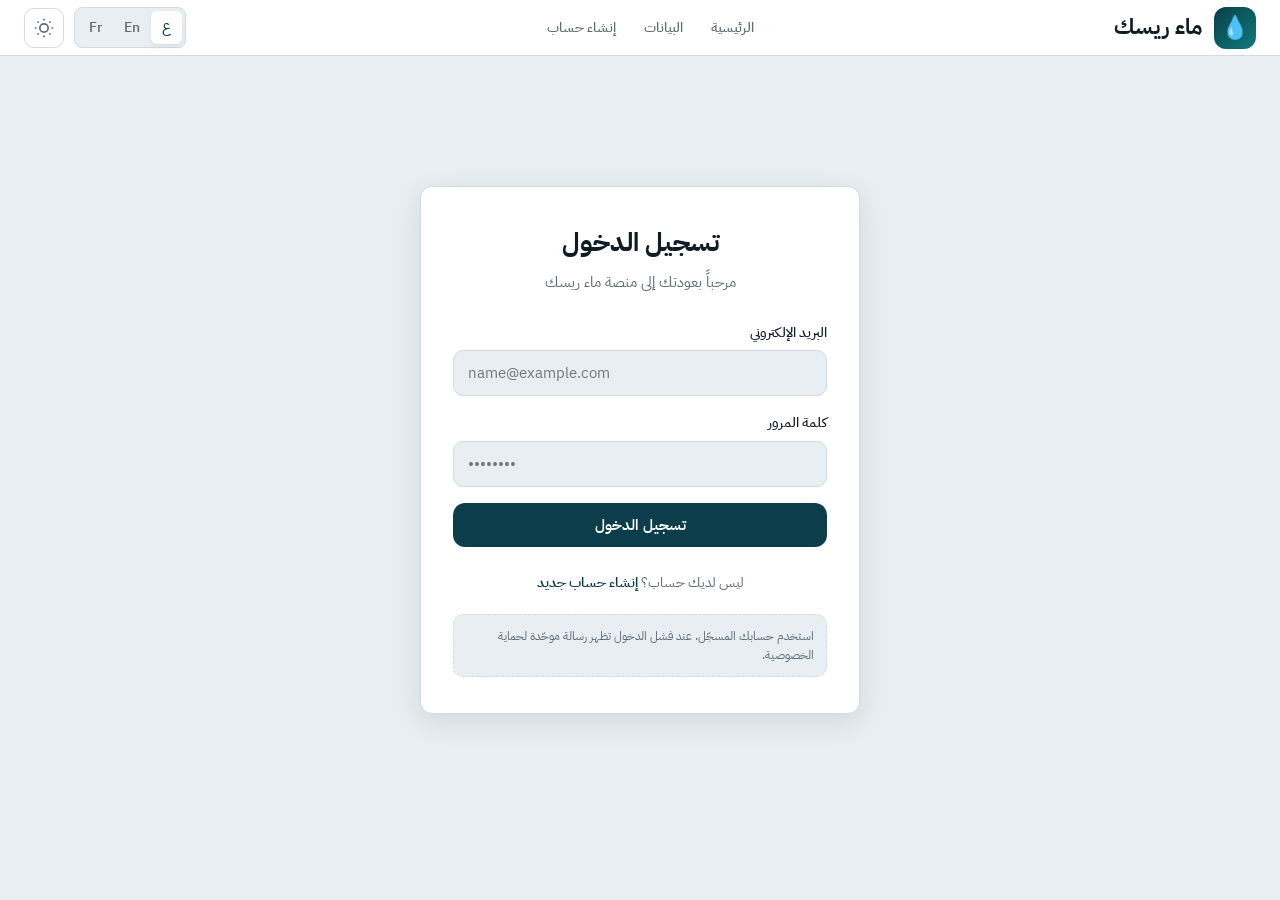
<file: pages/login.html>
<!DOCTYPE html>
<html lang="ar" dir="rtl">
<head>
  <meta charset="UTF-8">
  <meta name="viewport" content="width=device-width, initial-scale=1.0">
  <title>تسجيل الدخول | ماء ريسك</title>
  <link rel="preconnect" href="https://fonts.googleapis.com">
  <link rel="preconnect" href="https://fonts.gstatic.com" crossorigin>
  <link href="https://fonts.googleapis.com/css2?family=IBM+Plex+Sans+Arabic:wght@300;400;500;600;700&family=Inter:wght@400;500;600;700&display=swap" rel="stylesheet">
  <link rel="stylesheet" href="../css/styles.css">
</head>
<body>
  <header class="header">
    <div class="header-inner">
      <a href="../index.html" class="logo"><div class="logo-icon">💧</div><span data-i18n="logo">ماء ريسك</span></a>
      <nav class="nav">
        <a href="../index.html" data-i18n="nav_home">الرئيسية</a>
        <a href="data.html" data-requires-auth data-i18n="nav_data">البيانات</a>
        <a href="register.html" data-i18n="register_btn">إنشاء حساب</a>
      </nav>
      <div class="header-actions">
        <div class="lang-switcher">
          <button class="lang-btn active" data-lang="ar">ع</button>
          <button class="lang-btn" data-lang="en">En</button>
          <button class="lang-btn" data-lang="fr">Fr</button>
        </div>
        <button class="theme-toggle" id="themeToggle"><svg width="20" height="20" viewBox="0 0 24 24" fill="none" stroke="currentColor" stroke-width="2"><circle cx="12" cy="12" r="5"/><path d="M12 1v2M12 21v2M4.22 4.22l1.42 1.42M18.36 18.36l1.42 1.42M1 12h2M21 12h2M4.22 19.78l1.42-1.42M18.36 5.64l1.42-1.42"/></svg></button>
        <button class="menu-toggle" id="menuToggle"><svg width="22" height="22" viewBox="0 0 24 24" fill="none" stroke="currentColor" stroke-width="2"><path d="M3 12h18M3 6h18M3 18h18"/></svg></button>
      </div>
    </div>
  </header>

  <div class="mobile-nav" id="mobileNav">
    <a href="../index.html" data-i18n="nav_home">الرئيسية</a>
    <a href="login.html" data-i18n="login_btn">تسجيل الدخول</a>
    <a href="register.html" data-i18n="register_btn">إنشاء حساب</a>
  
    <div class="mobile-lang" style="display:flex;gap:8px;padding:8px 14px 12px;border-top:1px solid var(--border);margin-top:8px;">
      <button type="button" class="lang-btn" data-lang="ar" style="flex:1;padding:10px;border:1px solid var(--border);border-radius:8px;background:var(--bg);cursor:pointer;font-family:inherit;">ع</button>
      <button type="button" class="lang-btn" data-lang="en" style="flex:1;padding:10px;border:1px solid var(--border);border-radius:8px;background:var(--bg);cursor:pointer;font-family:inherit;">En</button>
      <button type="button" class="lang-btn" data-lang="fr" style="flex:1;padding:10px;border:1px solid var(--border);border-radius:8px;background:var(--bg);cursor:pointer;font-family:inherit;">Fr</button>
    </div>
</div>

  <main class="auth-page">
    <div class="auth-card">
      <h1 data-i18n="login_title">تسجيل الدخول</h1>
      <p class="auth-subtitle" data-i18n="login_subtitle">مرحباً بعودتك إلى منصة ماء ريسك</p>

      <form id="login-form" novalidate>
        <div class="form-group">
          <label for="login-email" data-i18n="email">البريد الإلكتروني</label>
          <input type="email" id="login-email" class="form-control" autocomplete="email" required placeholder="name@example.com" dir="ltr" style="text-align:start;">
        </div>

        <div class="form-group">
          <label for="login-password" data-i18n="password">كلمة المرور</label>
          <input type="password" id="login-password" class="form-control" autocomplete="current-password" required placeholder="••••••••" dir="ltr" style="text-align:start;">
        </div>

        <button type="submit" class="btn btn-primary" style="width:100%;" data-label="تسجيل الدخول" data-i18n="login_btn">تسجيل الدخول</button>
      </form>

      <div class="auth-footer-link">
        ليس لديك حساب؟ <a href="register.html">إنشاء حساب جديد</a>
      </div>

      <div class="auth-demo-note">
        <span data-i18n="login_note">استخدم حسابك المسجّل. عند فشل الدخول تظهر رسالة موحّدة لحماية الخصوصية.</span>
      </div>
    </div>
  </main>

  <script src="../js/guard.js"></script>
  <script src="../js/app.js"></script>
  <script src="../js/api.js"></script>
  <script src="../js/permissions.js"></script>
  <script src="../js/data-store.js"></script>
  <script src="../js/auth.js"></script>
</body>
</html>
</file>
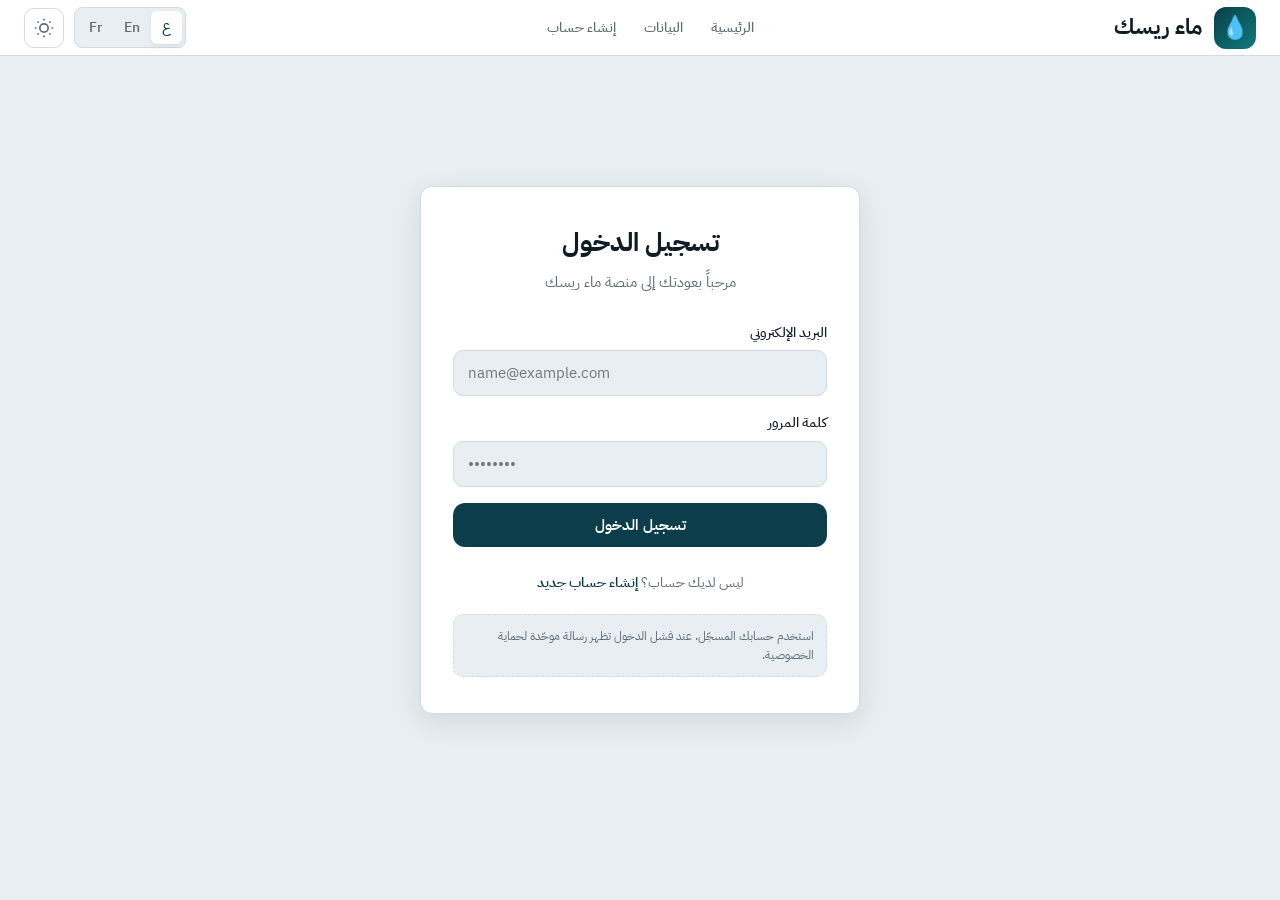
<file: pages/messages.html>
<!DOCTYPE html>
<html lang="ar" dir="rtl">
<head>
  <meta charset="UTF-8">
  <meta name="viewport" content="width=device-width, initial-scale=1.0">
  <title>الرسائل | ماء ريسك</title>
  <link rel="preconnect" href="https://fonts.googleapis.com">
  <link rel="preconnect" href="https://fonts.gstatic.com" crossorigin>
  <link href="https://fonts.googleapis.com/css2?family=IBM+Plex+Sans+Arabic:wght@300;400;500;600;700&family=Inter:wght@400;500;600;700&display=swap" rel="stylesheet">
  <link rel="stylesheet" href="../css/styles.css">
</head>
<body data-page="messages">
<div class="app-shell">
  <aside class="sidebar" id="appSidebar">
    <a class="sidebar-brand" href="../index.html">
      <div class="logo-icon">💧</div>
      <div><strong data-i18n="logo">ماء ريسك</strong><small>Climate · Water · Health</small></div>
    </a>
    <nav class="sidebar-nav"><a href="../index.html"><span class="nav-ico">⌂</span><span data-i18n="nav_home">الرئيسية</span></a><a href="data.html" class="" data-requires-auth><span class="nav-ico">▤</span><span data-i18n="nav_data">البيانات</span></a><a href="risk.html" class="" data-requires-auth><span class="nav-ico">◎</span><span data-i18n="nav_risk">المخاطر</span></a><a href="maps.html" class="" data-requires-auth><span class="nav-ico">◈</span><span data-i18n="nav_maps">الخرائط</span></a><a href="solutions.html" class="" data-requires-auth><span class="nav-ico">♮</span><span data-i18n="nav_solutions">الحلول</span></a><a href="costing.html" class="" data-requires-auth><span class="nav-ico">¤</span><span data-i18n="nav_costing">التكاليف</span></a><a href="reports.html" class="" data-requires-auth><span class="nav-ico">▦</span><span data-i18n="nav_reports">التقارير</span></a><a href="messages.html" data-auth="user" style="display:none;"><span class="nav-ico">✉</span><span data-i18n="nav_messages">الرسائل</span></a><a href="admin.html" data-auth="admin" style="display:none;"><span class="nav-ico">⚙</span><span data-i18n="nav_admin">الإدارة</span></a></nav>
    <div class="sidebar-foot">
      <div class="user-chip" data-auth="user" style="display:none;">
        <div class="avatar">U</div>
        <div><div data-auth-name>مستخدم</div><small style="color:var(--text-secondary)">جلسة نشطة</small></div>
      </div>
      <div style="display:flex;justify-content:space-between;align-items:center;gap:8px;">
        <div class="lang-switcher">
          <button type="button" class="lang-btn active" data-lang="ar">ع</button>
          <button type="button" class="lang-btn" data-lang="en">En</button>
          <button type="button" class="lang-btn" data-lang="fr">Fr</button>
        </div>
        <button type="button" class="theme-toggle" id="themeToggle" aria-label="Theme">◐</button>
      </div>
    </div>
  </aside>
  <div class="sidebar-backdrop" id="sidebarBackdrop"></div>

  <div class="app-main">
    <header class="topbar">
      <div class="topbar-title">
        <h1>صندوق الرسائل</h1>
        <div class="breadcrumbs"><a href="../index.html" data-i18n="logo">ماء ريسك</a> / صندوق الرسائل</div>
      </div>
      <div class="topbar-actions">
        <button type="button" class="btn btn-outline btn-sm" id="menuToggle">☰</button>
        <a href="login.html" class="btn btn-outline btn-sm" data-auth="guest" data-i18n="nav_login">دخول</a>
        <button type="button" class="btn btn-outline btn-sm" data-auth="user" data-action="logout" style="display:none;" data-i18n="nav_logout">خروج</button>
      </div>
    </header>
    
    <main class="main no-progress">
    <div class="container">
      <div class="page-header">
        <h1>صندوق الرسائل</h1>
        <p>رسائل الإدارة الموجّهة إليك أو للجميع، وإمكانية الرد على الإدارة.</p>
      </div>
      <div class="grid-2">
        <div>
          <h3 style="margin-bottom:12px;">الوارد</h3>
          <div id="user-inbox-list"></div>
        </div>
        <div class="card">
          <div class="card-header"><span class="card-title">مراسلة الإدارة</span></div>
          <form id="user-reply-form">
            <div class="form-group">
              <label for="reply-subject">الموضوع</label>
              <input id="reply-subject" class="form-control" required>
            </div>
            <div class="form-group">
              <label for="reply-body">الرسالة</label>
              <textarea id="reply-body" class="form-control" rows="5" required></textarea>
            </div>
            <button type="submit" class="btn btn-primary">إرسال إلى الإدارة</button>
          </form>
        </div>
      </div>
    </div>
  </main>
  </div>
</div>
<script src="../js/guard.js"></script>
<script src="../js/app.js"></script>
<script src="../js/api.js"></script>
<script src="../js/permissions.js"></script>
<script src="../js/data-store.js"></script>
<script src="../js/auth.js"></script>
<script src="../js/admin.js"></script>

<script>
(function(){
  var t=document.getElementById('menuToggle');
  var s=document.getElementById('appSidebar');
  var b=document.getElementById('sidebarBackdrop');
  if(t&&s){t.addEventListener('click',function(){s.classList.toggle('open');if(b)b.classList.toggle('show');});}
  if(b&&s){b.addEventListener('click',function(){s.classList.remove('open');b.classList.remove('show');});}
})();
</script>

</body>
</html>
</file>
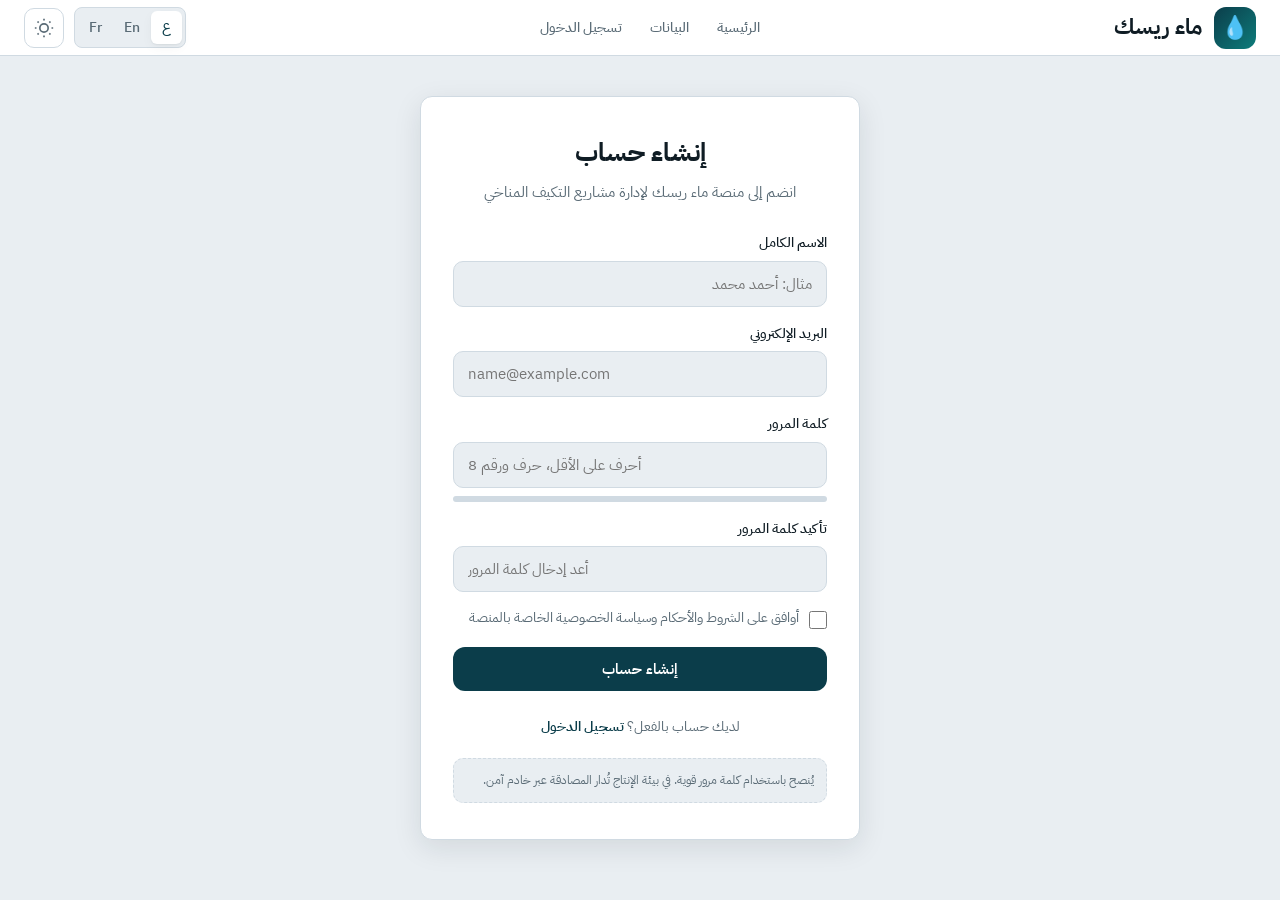
<file: pages/register.html>
<!DOCTYPE html>
<html lang="ar" dir="rtl">
<head>
  <meta charset="UTF-8">
  <meta name="viewport" content="width=device-width, initial-scale=1.0">
  <title>إنشاء حساب | ماء ريسك</title>
  <link rel="preconnect" href="https://fonts.googleapis.com">
  <link rel="preconnect" href="https://fonts.gstatic.com" crossorigin>
  <link href="https://fonts.googleapis.com/css2?family=IBM+Plex+Sans+Arabic:wght@300;400;500;600;700&family=Inter:wght@400;500;600;700&display=swap" rel="stylesheet">
  <link rel="stylesheet" href="../css/styles.css">
</head>
<body>
  <header class="header">
    <div class="header-inner">
      <a href="../index.html" class="logo"><div class="logo-icon">💧</div><span data-i18n="logo">ماء ريسك</span></a>
      <nav class="nav">
        <a href="../index.html" data-i18n="nav_home">الرئيسية</a>
        <a href="data.html" data-requires-auth data-i18n="nav_data">البيانات</a>
        <a href="login.html" data-i18n="login_btn">تسجيل الدخول</a>
      </nav>
      <div class="header-actions">
        <div class="lang-switcher">
          <button class="lang-btn active" data-lang="ar">ع</button>
          <button class="lang-btn" data-lang="en">En</button>
          <button class="lang-btn" data-lang="fr">Fr</button>
        </div>
        <button class="theme-toggle" id="themeToggle"><svg width="20" height="20" viewBox="0 0 24 24" fill="none" stroke="currentColor" stroke-width="2"><circle cx="12" cy="12" r="5"/><path d="M12 1v2M12 21v2M4.22 4.22l1.42 1.42M18.36 18.36l1.42 1.42M1 12h2M21 12h2M4.22 19.78l1.42-1.42M18.36 5.64l1.42-1.42"/></svg></button>
        <button class="menu-toggle" id="menuToggle"><svg width="22" height="22" viewBox="0 0 24 24" fill="none" stroke="currentColor" stroke-width="2"><path d="M3 12h18M3 6h18M3 18h18"/></svg></button>
      </div>
    </div>
  </header>

  <div class="mobile-nav" id="mobileNav">
    <a href="../index.html" data-i18n="nav_home">الرئيسية</a>
    <a href="login.html" data-i18n="login_btn">تسجيل الدخول</a>
    <a href="register.html" data-i18n="register_btn">إنشاء حساب</a>
  
    <div class="mobile-lang" style="display:flex;gap:8px;padding:8px 14px 12px;border-top:1px solid var(--border);margin-top:8px;">
      <button type="button" class="lang-btn" data-lang="ar" style="flex:1;padding:10px;border:1px solid var(--border);border-radius:8px;background:var(--bg);cursor:pointer;font-family:inherit;">ع</button>
      <button type="button" class="lang-btn" data-lang="en" style="flex:1;padding:10px;border:1px solid var(--border);border-radius:8px;background:var(--bg);cursor:pointer;font-family:inherit;">En</button>
      <button type="button" class="lang-btn" data-lang="fr" style="flex:1;padding:10px;border:1px solid var(--border);border-radius:8px;background:var(--bg);cursor:pointer;font-family:inherit;">Fr</button>
    </div>
</div>

  <main class="auth-page">
    <div class="auth-card">
      <h1 data-i18n="register_title">إنشاء حساب</h1>
      <p class="auth-subtitle">انضم إلى منصة ماء ريسك لإدارة مشاريع التكيف المناخي</p>

      <form id="register-form" novalidate>
        <div class="form-group">
          <label for="reg-name">الاسم الكامل</label>
          <input type="text" id="reg-name" class="form-control" autocomplete="name" required placeholder="مثال: أحمد محمد">
        </div>

        <div class="form-group">
          <label for="reg-email" data-i18n="email">البريد الإلكتروني</label>
          <input type="email" id="reg-email" class="form-control" autocomplete="email" required placeholder="name@example.com" dir="ltr" style="text-align:start;">
        </div>

        <div class="form-group">
          <label for="reg-password" data-i18n="password">كلمة المرور</label>
          <input type="password" id="reg-password" class="form-control" autocomplete="new-password" required placeholder="8 أحرف على الأقل، حرف ورقم" dir="ltr" style="text-align:start;">
          <div class="password-strength-wrap"><div id="password-strength" class="strength-bar"></div></div>
          <div id="password-strength-text"></div>
        </div>

        <div class="form-group">
          <label for="reg-confirm" data-i18n="confirm_password">تأكيد كلمة المرور</label>
          <input type="password" id="reg-confirm" class="form-control" autocomplete="new-password" required placeholder="أعد إدخال كلمة المرور" dir="ltr" style="text-align:start;">
        </div>

        <div class="checkbox-group">
          <input type="checkbox" id="reg-terms" required>
          <label for="reg-terms" data-i18n="terms_agree">أوافق على الشروط والأحكام وسياسة الخصوصية الخاصة بالمنصة</label>
        </div>

        <button type="submit" class="btn btn-primary" style="width:100%;" data-label="إنشاء حساب" data-i18n="register_btn">إنشاء حساب</button>
      </form>

      <div class="auth-footer-link">
        لديك حساب بالفعل؟ <a href="login.html" data-i18n="login_btn">تسجيل الدخول</a>
      </div>

      <div class="auth-demo-note"><span data-i18n="register_note">يُنصح باستخدام كلمة مرور قوية. في بيئة الإنتاج تُدار المصادقة عبر خادم آمن.</span></div>
    </div>
  </main>

  <script src="../js/guard.js"></script>
  <script src="../js/app.js"></script>
  <script src="../js/api.js"></script>
  <script src="../js/permissions.js"></script>
  <script src="../js/data-store.js"></script>
  <script src="../js/auth.js"></script>
</body>
</html>
</file>
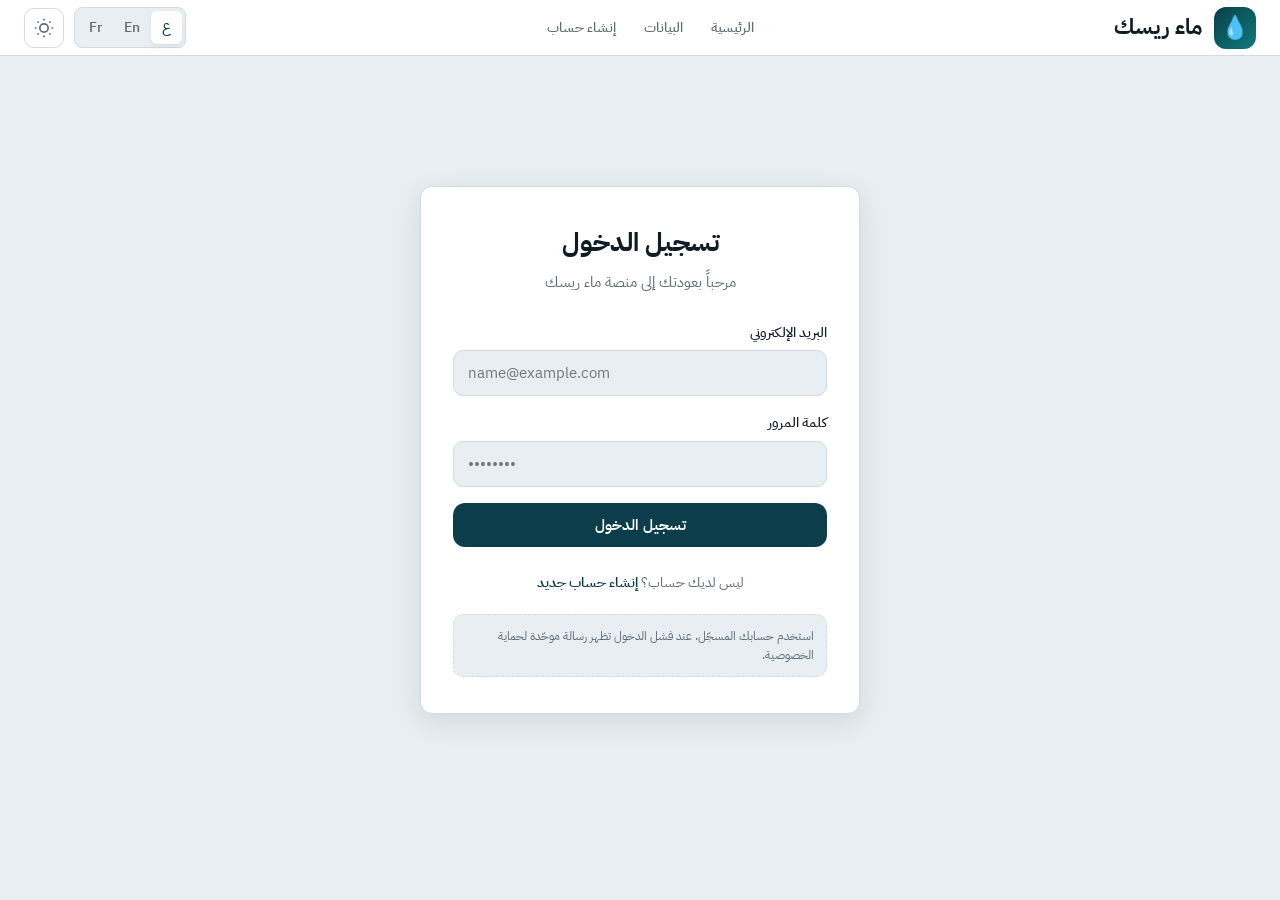
<file: pages/reports.html>
<!DOCTYPE html>
<html lang="ar" dir="rtl">
<head>
  <meta charset="UTF-8">
  <meta name="viewport" content="width=device-width, initial-scale=1.0">
  <title>التقارير والتوصيات | ماء ريسك</title>
  <link rel="preconnect" href="https://fonts.googleapis.com">
  <link rel="preconnect" href="https://fonts.gstatic.com" crossorigin>
  <link href="https://fonts.googleapis.com/css2?family=IBM+Plex+Sans+Arabic:wght@300;400;500;600;700&family=Inter:wght@400;500;600;700&display=swap" rel="stylesheet">
  <link rel="stylesheet" href="../css/styles.css">
</head>
<body data-page="reports">
<div class="app-shell">
  <aside class="sidebar" id="appSidebar">
    <a class="sidebar-brand" href="../index.html">
      <div class="logo-icon">💧</div>
      <div><strong data-i18n="logo">ماء ريسك</strong><small>Climate · Water · Health</small></div>
    </a>
    <nav class="sidebar-nav"><a href="../index.html"><span class="nav-ico">⌂</span><span data-i18n="nav_home">الرئيسية</span></a><a href="data.html" class="" data-requires-auth><span class="nav-ico">▤</span><span data-i18n="nav_data">البيانات</span></a><a href="risk.html" class="" data-requires-auth><span class="nav-ico">◎</span><span data-i18n="nav_risk">المخاطر</span></a><a href="maps.html" class="" data-requires-auth><span class="nav-ico">◈</span><span data-i18n="nav_maps">الخرائط</span></a><a href="solutions.html" class="" data-requires-auth><span class="nav-ico">♮</span><span data-i18n="nav_solutions">الحلول</span></a><a href="costing.html" class="" data-requires-auth><span class="nav-ico">¤</span><span data-i18n="nav_costing">التكاليف</span></a><a href="reports.html" class="active" data-requires-auth><span class="nav-ico">▦</span><span data-i18n="nav_reports">التقارير</span></a><a href="messages.html" data-auth="user" style="display:none;"><span class="nav-ico">✉</span><span data-i18n="nav_messages">الرسائل</span></a><a href="admin.html" data-auth="admin" style="display:none;"><span class="nav-ico">⚙</span><span data-i18n="nav_admin">الإدارة</span></a></nav>
    <div class="sidebar-foot">
      <div class="user-chip" data-auth="user" style="display:none;">
        <div class="avatar">U</div>
        <div><div data-auth-name>مستخدم</div><small style="color:var(--text-secondary)">جلسة نشطة</small></div>
      </div>
      <div style="display:flex;justify-content:space-between;align-items:center;gap:8px;">
        <div class="lang-switcher">
          <button type="button" class="lang-btn active" data-lang="ar">ع</button>
          <button type="button" class="lang-btn" data-lang="en">En</button>
          <button type="button" class="lang-btn" data-lang="fr">Fr</button>
        </div>
        <button type="button" class="theme-toggle" id="themeToggle" aria-label="Theme">◐</button>
      </div>
    </div>
  </aside>
  <div class="sidebar-backdrop" id="sidebarBackdrop"></div>

  <div class="app-main">
    <header class="topbar">
      <div class="topbar-title">
        <h1>التقارير والتوصيات</h1>
        <div class="breadcrumbs"><a href="../index.html" data-i18n="logo">ماء ريسك</a> / التقارير والتوصيات</div>
      </div>
      <div class="topbar-actions">
        <button type="button" class="btn btn-outline btn-sm" id="menuToggle">☰</button>
        <a href="login.html" class="btn btn-outline btn-sm" data-auth="guest" data-i18n="nav_login">دخول</a>
        <button type="button" class="btn btn-outline btn-sm" data-auth="user" data-action="logout" style="display:none;" data-i18n="nav_logout">خروج</button>
      </div>
    </header>
    <div class="progress-bar">
    <div class="progress-inner">
      <a href="data.html" data-requires-auth class="progress-step done"><span class="num">✓</span><span class="label" data-i18n="step1">البيانات</span></a>
      <a href="risk.html" data-requires-auth class="progress-step done"><span class="num">✓</span><span class="label" data-i18n="step2">المخاطر</span></a>
      <a href="maps.html" data-requires-auth class="progress-step done"><span class="num">✓</span><span class="label" data-i18n="step3">الخرائط</span></a>
      <a href="solutions.html" data-requires-auth class="progress-step done"><span class="num">✓</span><span class="label" data-i18n="step4">الحلول</span></a>
      <a href="costing.html" data-requires-auth class="progress-step done"><span class="num">✓</span><span class="label" data-i18n="step5">التكاليف</span></a>
      <a href="reports.html" data-requires-auth class="progress-step active"><span class="num">6</span><span class="label" data-i18n="step6">التقارير</span></a>
    </div>
  </div>

  
    <main class="main">
    <div class="container">
      <div class="page-header">
        <h1>التقارير والتوصيات</h1>
        <p>إصدار تقارير مخصصة للمخططين والبلديات والجهات الممولة تتضمن المخاطر والبدائل والتكاليف والأولويات والتوصيات المدعومة بالبيانات.</p>
      </div>

      <div class="grid-2" style="margin-bottom:28px;">
        <div class="card">
          <div class="card-header"><span class="card-title">إعدادات التقرير</span></div>
          <div class="form-group">
            <label>الجمهور المستهدف</label>
            <select id="report-audience" class="form-control">
              <option value="planners">المخططون والوزارات</option>
              <option value="municipalities">البلديات والهيئات المحلية</option>
              <option value="funders" selected>الجهات الممولة</option>
              <option value="full">تقرير فني شامل</option>
            </select>
          </div>
          <div class="form-group">
            <label>لغة التقرير</label>
            <select id="report-lang" class="form-control">
              <option value="ar" selected>العربية</option>
              <option value="en">English</option>
              <option value="fr">Français</option>
            </select>
          </div>
          <div class="form-group">
            <label>مستوى التفصيل</label>
            <select id="report-detail" class="form-control">
              <option value="summary">ملخص تنفيذي فقط</option>
              <option value="standard" selected>قياسي (مع جداول وخرائط)</option>
              <option value="full">تفصيلي كامل</option>
            </select>
          </div>
          <div class="form-group">
            <label>العناصر المراد تضمينها</label>
            <div style="display:flex;flex-direction:column;gap:8px;margin-top:8px;">
              <label style="display:flex;align-items:center;gap:8px;font-weight:400;"><input type="checkbox" checked> ملخص المخاطر والتوقعات</label>
              <label style="display:flex;align-items:center;gap:8px;font-weight:400;"><input type="checkbox" checked> خرائط المناطق ذات الأولوية</label>
              <label style="display:flex;align-items:center;gap:8px;font-weight:400;"><input type="checkbox" checked> مقارنة الحلول المختارة</label>
              <label style="display:flex;align-items:center;gap:8px;font-weight:400;"><input type="checkbox" checked> التكاليف والاحتياجات التمويلية</label>
              <label style="display:flex;align-items:center;gap:8px;font-weight:400;"><input type="checkbox" checked> التوصيات والأولويات</label>
              <label style="display:flex;align-items:center;gap:8px;font-weight:400;"><input type="checkbox"> ملحق البيانات الوصفية</label>
            </div>
          </div>
          <button class="btn btn-primary js-generate-report" style="width:100%;" id="btn-generate-report" data-i18n="generate_report">إصدار التقرير</button>
        </div>

        <div class="card">
          <div class="card-header">
            <span class="card-title">معاينة التقرير</span>
            <span class="badge badge-info">مسودة</span>
          </div>
          <div id="report-preview" style="background:var(--bg);border-radius:12px;padding:24px;min-height:360px;border:1px solid var(--border);">
            <h3 style="margin-bottom:8px;font-size:1.15rem;">تقرير تقييم مخاطر شح المياه والجفاف</h3>
            <p style="font-size:0.85rem;color:var(--text-secondary);margin-bottom:16px;">موجه إلى: الجهات الممولة · اللغة: العربية · تاريخ: 2026</p>
            <hr style="border:none;border-top:1px solid var(--border);margin:16px 0;">
            <h4 style="font-size:0.95rem;margin-bottom:8px;">1. الملخص التنفيذي</h4>
            <p style="font-size:0.85rem;color:var(--text-secondary);line-height:1.6;margin-bottom:12px;">تشير التحليلات إلى مستوى خطر مرتفع لشح المياه في أربع مناطق ذات أولوية، مع توقعات بزيادة تتراوح بين 18–31% بحلول 2030–2040 تحت السيناريو المتوسط...</p>
            <h4 style="font-size:0.95rem;margin-bottom:8px;">2. المناطق والمجتمعات الهشة</h4>
            <p style="font-size:0.85rem;color:var(--text-secondary);line-height:1.6;margin-bottom:12px;">حوالي 12,400 نسمة يعيشون في مناطق عالية الهشاشة، غالبيتهم من الرعاة والمزارعين الصغار والأسر منخفضة الدخل...</p>
            <h4 style="font-size:0.95rem;margin-bottom:8px;">3. الحلول ذات الأولوية</h4>
            <p style="font-size:0.85rem;color:var(--text-secondary);line-height:1.6;">حصاد مياه الأمطار، استعادة الأودية، وتأهيل المراعي — بتكلفة تقديرية إجمالية 4.8 مليون دولار ونسبة منافع/تكلفة تقارب 6.5.</p>
          </div>
          <div style="display:flex;gap:10px;margin-top:16px;">
            <button class="btn btn-outline btn-sm" style="flex:1;" data-export="pdf">PDF</button>
            <button class="btn btn-outline btn-sm" style="flex:1;" data-export="word">Word</button>
            <button class="btn btn-outline btn-sm" style="flex:1;" data-export="link">رابط مشاركة</button>
          </div>
        </div>
      </div>

      <div class="card">
        <div class="card-header"><span class="card-title">التوصيات الرئيسية المدعومة بالبيانات</span></div>
        <div class="grid-2">
          <div style="padding:12px;background:var(--bg);border-radius:10px;border-right:4px solid var(--primary);">
            <strong style="display:block;margin-bottom:4px;">أولوية عاجلة</strong>
            <span style="font-size:0.9rem;color:var(--text-secondary);">البدء بحصاد المياه في وادي السرحان وسهل القاع خلال 12–18 شهراً.</span>
          </div>
          <div style="padding:12px;background:var(--bg);border-radius:10px;border-right:4px solid var(--secondary);">
            <strong style="display:block;margin-bottom:4px;">متوسط الأجل</strong>
            <span style="font-size:0.9rem;color:var(--text-secondary);">تنفيذ برنامج استعادة الأودية على مدى 3–5 سنوات مع مراقبة التغذية الجوفية.</span>
          </div>
          <div style="padding:12px;background:var(--bg);border-radius:10px;border-right:4px solid var(--success);">
            <strong style="display:block;margin-bottom:4px;">العدالة الاجتماعية</strong>
            <span style="font-size:0.9rem;color:var(--text-secondary);">ضمان مشاركة المجتمعات الرعوية والنساء في تصميم وإدارة مشاريع تأهيل المراعي.</span>
          </div>
          <div style="padding:12px;background:var(--bg);border-radius:10px;border-right:4px solid var(--warning);">
            <strong style="display:block;margin-bottom:4px;">التمويل</strong>
            <span style="font-size:0.9rem;color:var(--text-secondary);">يُستكمل ملخص التمويل من وحدة التكاليف بعد اختيار الحلول — لا يُعرض رقم تمويل ثابت هنا.</span>
          </div>
        </div>
      </div>

      <div class="actions-bar">
        <a href="costing.html" data-requires-auth class="btn btn-outline" data-i18n="prev">السابق</a>
        <div style="display:flex;gap:12px;">
          <button class="btn btn-primary" id="btn-generate-report-final" class="btn btn-primary js-generate-report" data-i18n="generate_report">إصدار التقرير النهائي</button>
        </div>
      </div>
    </div>
  </main>
  </div>
</div>
<script src="../js/guard.js"></script>
<script src="../js/app.js"></script>
<script src="../js/api.js"></script>
<script src="../js/permissions.js"></script>
<script src="../js/data-store.js"></script>
<script src="../js/auth.js"></script>
<script src="../js/report-export.js"></script>
<script src="../js/modules.js"></script>
<script>
    document.addEventListener('DOMContentLoaded', function() {
      // تقارير المستخدم الخاصة متاحة؛ تقارير المنصة الشاملة للمدير فقط
      if (typeof hasPermission === 'function' && hasPermission(window.PERM && PERM.SYSTEM_LOGS_REPORTS)) {
        var badge = document.createElement('div');
        badge.className = 'badge badge-info';
        badge.style.marginBottom = '12px';
        badge.textContent = 'وضع المدير: يمكن إصدار تقارير المنصة الشاملة';
        var c = document.querySelector('.container');
        if (c) c.insertBefore(badge, c.firstChild);
      }
    });
  </script>

<script>
(function(){
  var t=document.getElementById('menuToggle');
  var s=document.getElementById('appSidebar');
  var b=document.getElementById('sidebarBackdrop');
  if(t&&s){t.addEventListener('click',function(){s.classList.toggle('open');if(b)b.classList.toggle('show');});}
  if(b&&s){b.addEventListener('click',function(){s.classList.remove('open');b.classList.remove('show');});}
})();
</script>

</body>
</html>
</file>
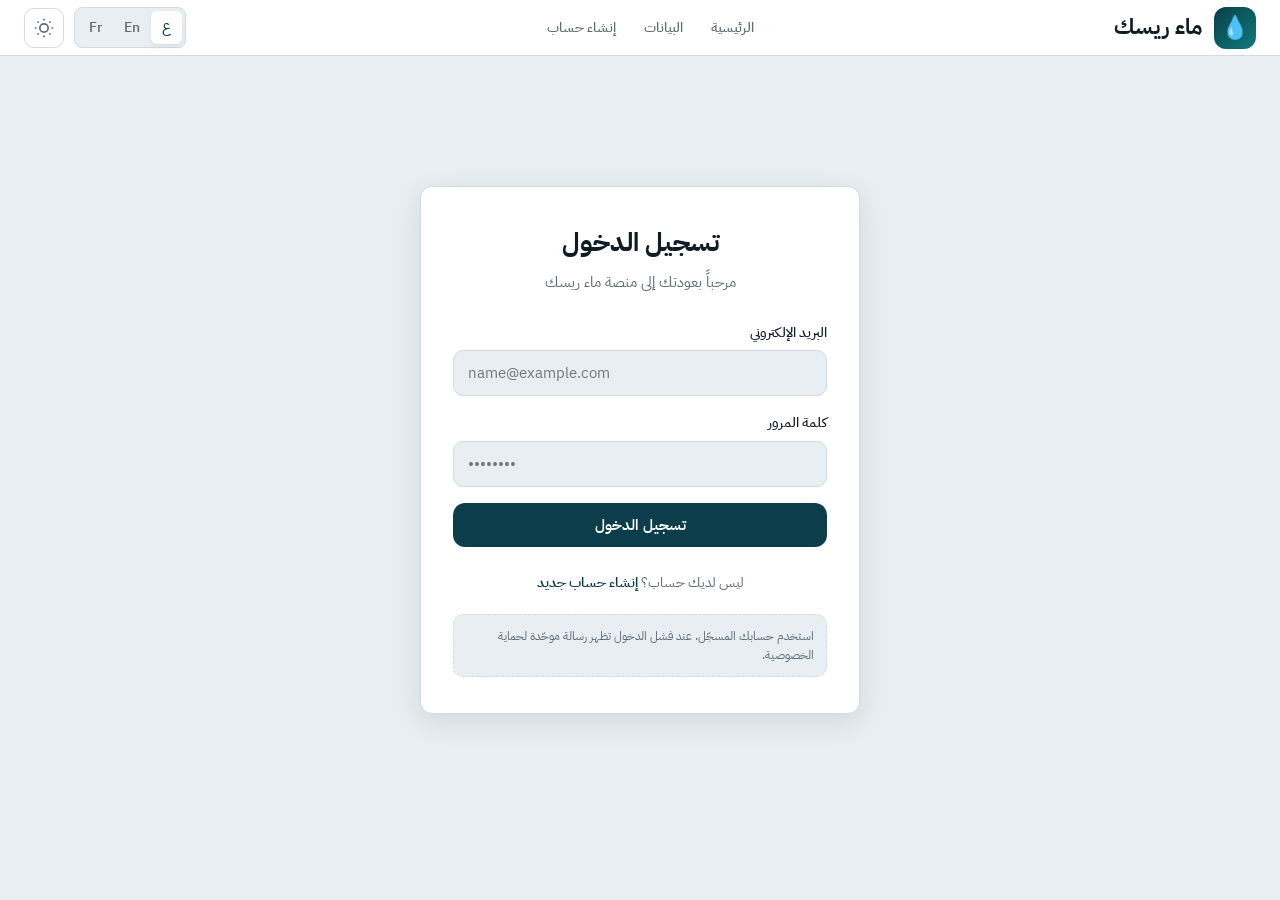
<file: pages/risk.html>
<!DOCTYPE html>
<html lang="ar" dir="rtl">
<head>
  <meta charset="UTF-8">
  <meta name="viewport" content="width=device-width, initial-scale=1.0">
  <title>تقييم المخاطر والتوقعات | ماء ريسك</title>
  <link rel="preconnect" href="https://fonts.googleapis.com">
  <link rel="preconnect" href="https://fonts.gstatic.com" crossorigin>
  <link href="https://fonts.googleapis.com/css2?family=IBM+Plex+Sans+Arabic:wght@300;400;500;600;700&family=Inter:wght@400;500;600;700&display=swap" rel="stylesheet">
  <link rel="stylesheet" href="../css/styles.css">
</head>
<body data-page="risk">
<div class="app-shell">
  <aside class="sidebar" id="appSidebar">
    <a class="sidebar-brand" href="../index.html">
      <div class="logo-icon">💧</div>
      <div><strong data-i18n="logo">ماء ريسك</strong><small>Climate · Water · Health</small></div>
    </a>
    <nav class="sidebar-nav"><a href="../index.html"><span class="nav-ico">⌂</span><span data-i18n="nav_home">الرئيسية</span></a><a href="data.html" class="" data-requires-auth><span class="nav-ico">▤</span><span data-i18n="nav_data">البيانات</span></a><a href="risk.html" class="active" data-requires-auth><span class="nav-ico">◎</span><span data-i18n="nav_risk">المخاطر</span></a><a href="maps.html" class="" data-requires-auth><span class="nav-ico">◈</span><span data-i18n="nav_maps">الخرائط</span></a><a href="solutions.html" class="" data-requires-auth><span class="nav-ico">♮</span><span data-i18n="nav_solutions">الحلول</span></a><a href="costing.html" class="" data-requires-auth><span class="nav-ico">¤</span><span data-i18n="nav_costing">التكاليف</span></a><a href="reports.html" class="" data-requires-auth><span class="nav-ico">▦</span><span data-i18n="nav_reports">التقارير</span></a><a href="messages.html" data-auth="user" style="display:none;"><span class="nav-ico">✉</span><span data-i18n="nav_messages">الرسائل</span></a><a href="admin.html" data-auth="admin" style="display:none;"><span class="nav-ico">⚙</span><span data-i18n="nav_admin">الإدارة</span></a></nav>
    <div class="sidebar-foot">
      <div class="user-chip" data-auth="user" style="display:none;">
        <div class="avatar">U</div>
        <div><div data-auth-name>مستخدم</div><small style="color:var(--text-secondary)">جلسة نشطة</small></div>
      </div>
      <div style="display:flex;justify-content:space-between;align-items:center;gap:8px;">
        <div class="lang-switcher">
          <button type="button" class="lang-btn active" data-lang="ar">ع</button>
          <button type="button" class="lang-btn" data-lang="en">En</button>
          <button type="button" class="lang-btn" data-lang="fr">Fr</button>
        </div>
        <button type="button" class="theme-toggle" id="themeToggle" aria-label="Theme">◐</button>
      </div>
    </div>
  </aside>
  <div class="sidebar-backdrop" id="sidebarBackdrop"></div>

  <div class="app-main">
    <header class="topbar">
      <div class="topbar-title">
        <h1>تقييم المخاطر والتوقعات</h1>
        <div class="breadcrumbs"><a href="../index.html" data-i18n="logo">ماء ريسك</a> / تقييم المخاطر والتوقعات</div>
      </div>
      <div class="topbar-actions">
        <button type="button" class="btn btn-outline btn-sm" id="menuToggle">☰</button>
        <a href="login.html" class="btn btn-outline btn-sm" data-auth="guest" data-i18n="nav_login">دخول</a>
        <button type="button" class="btn btn-outline btn-sm" data-auth="user" data-action="logout" style="display:none;" data-i18n="nav_logout">خروج</button>
      </div>
    </header>
    <div class="progress-bar">
    <div class="progress-inner">
      <a href="data.html" data-requires-auth class="progress-step done"><span class="num">✓</span><span class="label" data-i18n="step1">البيانات</span></a>
      <a href="risk.html" data-requires-auth class="progress-step active"><span class="num">2</span><span class="label" data-i18n="step2">المخاطر</span></a>
      <a href="maps.html" data-requires-auth class="progress-step"><span class="num">3</span><span class="label" data-i18n="step3">الخرائط</span></a>
      <a href="solutions.html" data-requires-auth class="progress-step"><span class="num">4</span><span class="label" data-i18n="step4">الحلول</span></a>
      <a href="costing.html" data-requires-auth class="progress-step"><span class="num">5</span><span class="label" data-i18n="step5">التكاليف</span></a>
      <a href="reports.html" data-requires-auth class="progress-step"><span class="num">6</span><span class="label" data-i18n="step6">التقارير</span></a>
    </div>
  </div>

  
    <main class="main">
    <div class="container">
      <div class="page-header">
        <h1>تقييم المخاطر والتوقعات</h1>
        <p>تحليل البيانات التاريخية والحالية لتقدير مخاطر شح المياه والجفاف والهشاشة الصحية، مع توقعات مستقبلية ودرجات عدم يقين.</p>
      </div>

      <!-- Controls -->
      <div class="card" style="margin-bottom:24px;" id="risk-controls">
        <div class="card-header">
          <span class="card-title">إعدادات التحليل</span>
        </div>
        <div class="grid-3">
          <div class="form-group">
            <label>الأفق الزمني للتوقعات</label>
            <select class="form-control">
              <option>قصير (1–5 سنوات)</option>
              <option selected>متوسط (5–15 سنة)</option>
              <option>طويل (15–30 سنة)</option>
            </select>
          </div>
          <div class="form-group">
            <label>سيناريو المناخ</label>
            <select class="form-control">
              <option>SSP1-2.6 (منخفض)</option>
              <option selected>SSP2-4.5 (متوسط)</option>
              <option>SSP5-8.5 (مرتفع)</option>
            </select>
          </div>
          <div class="form-group">
            <label>مستوى الثقة المطلوب</label>
            <select class="form-control">
              <option>90%</option>
              <option selected>95%</option>
              <option>99%</option>
            </select>
          </div>
        </div>
        <button class="btn btn-primary" id="btn-run-analysis" data-i18n="run_analysis">تشغيل التحليل</button>
      </div>

      <!-- Risk indicators -->
      <div id="risk-results">
      <div class="grid-4" style="margin-bottom:28px;" id="risk-summary-cards">
        <div class="stat-card">
          <div class="value">—</div>
          <div class="label">خطر شح المياه</div>
          <div style="font-size:0.75rem;color:var(--text-secondary);margin-top:6px;">بانتظار التحليل</div>
        </div>
        <div class="stat-card">
          <div class="value">—</div>
          <div class="label">خطر الجفاف</div>
          <div style="font-size:0.75rem;color:var(--text-secondary);margin-top:6px;">بانتظار التحليل</div>
        </div>
        <div class="stat-card">
          <div class="value">—</div>
          <div class="label">الهشاشة الصحية</div>
          <div style="font-size:0.75rem;color:var(--text-secondary);margin-top:6px;">بانتظار التحليل</div>
        </div>
        <div class="stat-card">
          <div class="value">—</div>
          <div class="label">مؤشر مركب</div>
          <div style="font-size:0.75rem;color:var(--text-secondary);margin-top:6px;">يُحسب بعد التشغيل</div>
        </div>
      </div>

      <div class="grid-2">
        <div class="card">
          <div class="card-header" style="flex-wrap:wrap;gap:8px;">
            <span class="card-title">مؤشر الجفاف SPI</span>
            <div style="display:flex;flex-wrap:wrap;gap:8px;align-items:center;margin-inline-start:auto;">
              <label style="font-size:0.8rem;display:flex;align-items:center;gap:6px;">المقياس
                <select id="spi-scale-select" class="form-control" style="width:auto;padding:4px 8px;">
                  <option value="1">SPI-1</option>
                  <option value="3">SPI-3</option>
                  <option value="6">SPI-6</option>
                  <option value="12">SPI-12</option>
                </select>
              </label>
              <label style="font-size:0.8rem;display:flex;align-items:center;gap:6px;">المنطقة
                <select id="spi-region-select" class="form-control" style="width:auto;max-width:160px;padding:4px 8px;">
                  <option value="all">كل المناطق</option>
                </select>
              </label>
            </div>
          </div>
          <div id="spi-gauge-root" style="padding:8px 4px 4px;">
            <p style="text-align:center;color:var(--text-secondary);font-size:0.9rem;padding:24px;">شغّل التحليل لعرض قراءة SPI المحسوبة من بيانات المنصة.</p>
          </div>
        </div>

        <div class="card">
          <div class="card-header">
            <span class="card-title">التوقعات المستقبلية</span>
          </div>
          <p style="padding:16px;font-size:0.9rem;color:var(--text-secondary);">تظهر سيناريوهات التنبؤ هنا من محرك التحليل بعد التشغيل (مع حدود عدم اليقين). لا تُعرض نسب ثابتة كأنها نتائج معتمدة.</p>
          <div id="forecast-panel-host"></div>
        </div>
      </div>

      </div><!-- /risk-results -->

      <div id="analysis-results-panel"></div>
      <div class="actions-bar">
        <a href="data.html" data-requires-auth class="btn btn-outline" data-i18n="prev">السابق</a>
        <div style="display:flex;gap:12px;">
          <button class="btn btn-outline" data-i18n="save" data-action="save">حفظ</button>
          <a href="maps.html" data-requires-auth class="btn btn-primary">التالي ← الخرائط</a>
        </div>
      </div>
    </div>
  </main>
  </div>
</div>
<script src="../js/guard.js"></script>
<script src="../js/app.js"></script>
<script src="../js/api.js"></script>
<script src="../js/permissions.js"></script>
<script src="../js/data-store.js"></script>
<script src="../js/auth.js"></script>
<script src="../js/composite-engine.js"></script>
<script src="../js/spi-gauge.js"></script>
<script src="../js/analysis-engine.js"></script>
<script src="../js/modules.js"></script>

<script>
(function(){
  var t=document.getElementById('menuToggle');
  var s=document.getElementById('appSidebar');
  var b=document.getElementById('sidebarBackdrop');
  if(t&&s){t.addEventListener('click',function(){s.classList.toggle('open');if(b)b.classList.toggle('show');});}
  if(b&&s){b.addEventListener('click',function(){s.classList.remove('open');b.classList.remove('show');});}
})();
</script>

<script>
document.addEventListener('DOMContentLoaded', function () {
  var btn = document.getElementById('btn-run-analysis');
  if (btn && !btn.dataset.spiHook) {
    btn.dataset.spiHook = '1';
    btn.addEventListener('click', function () {
      setTimeout(function () {
        if (window.__lastAnalysisResult && window.SpiGauge) {
          SpiGauge.bindControls();
          SpiGauge.updateFromAnalysis(window.__lastAnalysisResult);
        }
      }, 700);
    });
  }
});
</script>
</body>
</html>
</file>
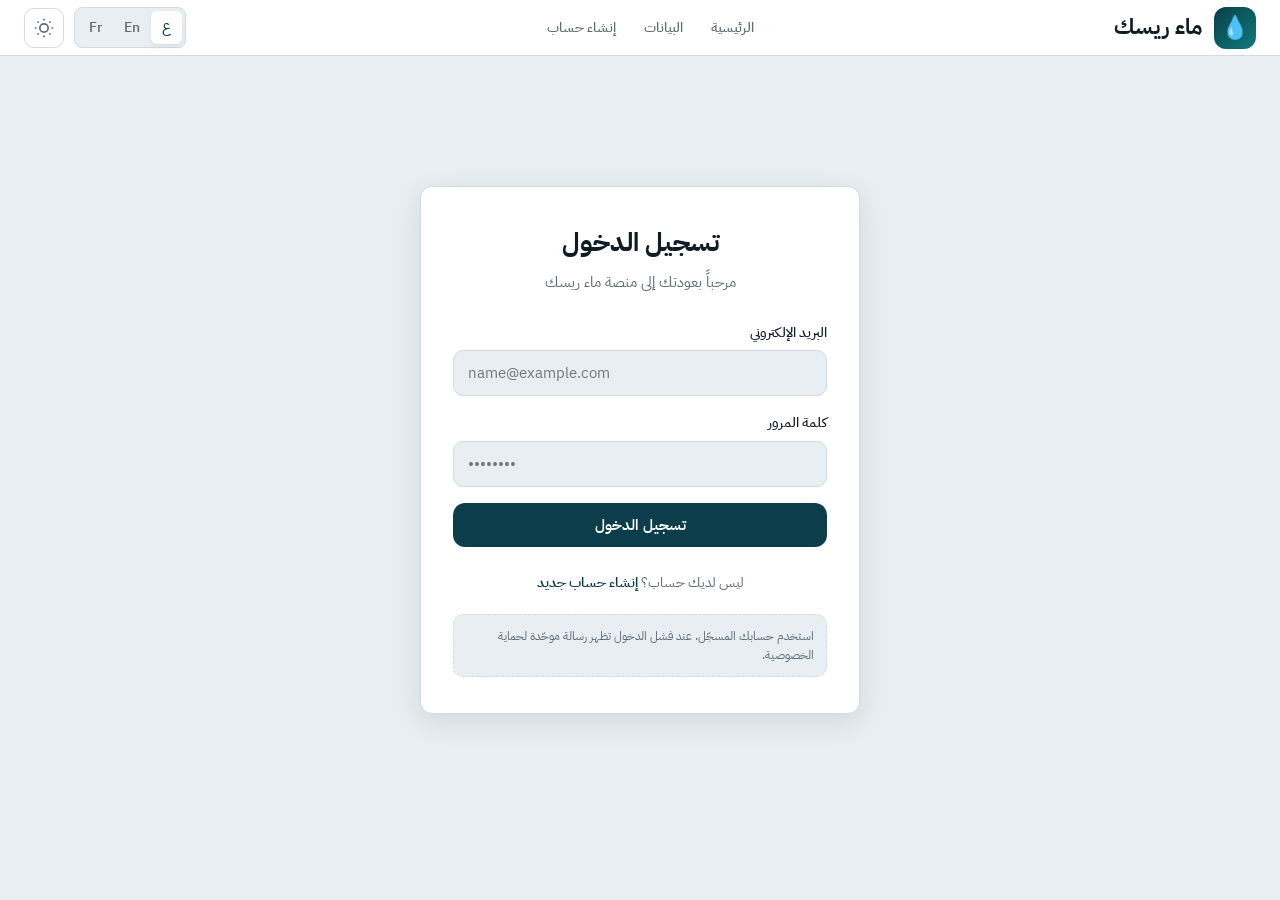
<file: pages/solutions.html>
<!DOCTYPE html>
<html lang="ar" dir="rtl">
<head>
  <meta charset="UTF-8">
  <meta name="viewport" content="width=device-width, initial-scale=1.0">
  <title>مقارنة الحلول | ماء ريسك</title>
  <link rel="preconnect" href="https://fonts.googleapis.com">
  <link rel="preconnect" href="https://fonts.gstatic.com" crossorigin>
  <link href="https://fonts.googleapis.com/css2?family=IBM+Plex+Sans+Arabic:wght@300;400;500;600;700&family=Inter:wght@400;500;600;700&display=swap" rel="stylesheet">
  <link rel="stylesheet" href="../css/styles.css">
</head>
<body data-page="solutions">
<div class="app-shell">
  <aside class="sidebar" id="appSidebar">
    <a class="sidebar-brand" href="../index.html">
      <div class="logo-icon">💧</div>
      <div><strong data-i18n="logo">ماء ريسك</strong><small>Climate · Water · Health</small></div>
    </a>
    <nav class="sidebar-nav"><a href="../index.html"><span class="nav-ico">⌂</span><span data-i18n="nav_home">الرئيسية</span></a><a href="data.html" class="" data-requires-auth><span class="nav-ico">▤</span><span data-i18n="nav_data">البيانات</span></a><a href="risk.html" class="" data-requires-auth><span class="nav-ico">◎</span><span data-i18n="nav_risk">المخاطر</span></a><a href="maps.html" class="" data-requires-auth><span class="nav-ico">◈</span><span data-i18n="nav_maps">الخرائط</span></a><a href="solutions.html" class="active" data-requires-auth><span class="nav-ico">♮</span><span data-i18n="nav_solutions">الحلول</span></a><a href="costing.html" class="" data-requires-auth><span class="nav-ico">¤</span><span data-i18n="nav_costing">التكاليف</span></a><a href="reports.html" class="" data-requires-auth><span class="nav-ico">▦</span><span data-i18n="nav_reports">التقارير</span></a><a href="messages.html" data-auth="user" style="display:none;"><span class="nav-ico">✉</span><span data-i18n="nav_messages">الرسائل</span></a><a href="admin.html" data-auth="admin" style="display:none;"><span class="nav-ico">⚙</span><span data-i18n="nav_admin">الإدارة</span></a></nav>
    <div class="sidebar-foot">
      <div class="user-chip" data-auth="user" style="display:none;">
        <div class="avatar">U</div>
        <div><div data-auth-name>مستخدم</div><small style="color:var(--text-secondary)">جلسة نشطة</small></div>
      </div>
      <div style="display:flex;justify-content:space-between;align-items:center;gap:8px;">
        <div class="lang-switcher">
          <button type="button" class="lang-btn active" data-lang="ar">ع</button>
          <button type="button" class="lang-btn" data-lang="en">En</button>
          <button type="button" class="lang-btn" data-lang="fr">Fr</button>
        </div>
        <button type="button" class="theme-toggle" id="themeToggle" aria-label="Theme">◐</button>
      </div>
    </div>
  </aside>
  <div class="sidebar-backdrop" id="sidebarBackdrop"></div>

  <div class="app-main">
    <header class="topbar">
      <div class="topbar-title">
        <h1>مقارنة الحلول والبدائل</h1>
        <div class="breadcrumbs"><a href="../index.html" data-i18n="logo">ماء ريسك</a> / مقارنة الحلول والبدائل</div>
      </div>
      <div class="topbar-actions">
        <button type="button" class="btn btn-outline btn-sm" id="menuToggle">☰</button>
        <a href="login.html" class="btn btn-outline btn-sm" data-auth="guest" data-i18n="nav_login">دخول</a>
        <button type="button" class="btn btn-outline btn-sm" data-auth="user" data-action="logout" style="display:none;" data-i18n="nav_logout">خروج</button>
      </div>
    </header>
    <div class="progress-bar">
    <div class="progress-inner">
      <a href="data.html" data-requires-auth class="progress-step done"><span class="num">✓</span><span class="label" data-i18n="step1">البيانات</span></a>
      <a href="risk.html" data-requires-auth class="progress-step done"><span class="num">✓</span><span class="label" data-i18n="step2">المخاطر</span></a>
      <a href="maps.html" data-requires-auth class="progress-step done"><span class="num">✓</span><span class="label" data-i18n="step3">الخرائط</span></a>
      <a href="solutions.html" data-requires-auth class="progress-step active"><span class="num">4</span><span class="label" data-i18n="step4">الحلول</span></a>
      <a href="costing.html" data-requires-auth class="progress-step"><span class="num">5</span><span class="label" data-i18n="step5">التكاليف</span></a>
      <a href="reports.html" data-requires-auth class="progress-step"><span class="num">6</span><span class="label" data-i18n="step6">التقارير</span></a>
    </div>
  </div>

  
    <main class="main">
    <div class="container">
      <div class="page-header">
        <h1>مقارنة الحلول والبدائل</h1>
        <p>مقارنة خيارات مثل الحصاد المائي واستعادة الأودية وتأهيل المراعي والزراعة الحرجية وفق كمية المياه والتكلفة والمنافع البيئية والصحية وعدالة التوزيع.</p>
      </div>

      <div class="card" style="margin-bottom:28px;">
        <div class="card-header">
          <span class="card-title">جدول المقارنة التفاعلي</span>
          <div style="display:flex;gap:8px;">
            <button class="btn btn-sm btn-outline" data-sort="water">ترتيب حسب المياه</button>
            <button class="btn btn-sm btn-outline" data-sort="cost">ترتيب حسب التكلفة</button>
          </div>
        </div>
        <div class="table-wrap">
          <table id="solutions-table">
            <thead>
              <tr>
                <th>الحل</th>
                <th>المياه المتوقعة (م³/سنة)</th>
                <th>التكلفة التقديرية</th>
                <th>المنافع البيئية</th>
                <th>المنافع الصحية</th>
                <th>عدالة التوزيع</th>
                <th>الدرجة الكلية</th>
                <th></th>
              </tr>
            </thead>
            <tbody>
              <tr data-water="1.2" data-cost="1.9" data-score="8.4">
                <td><strong>حصاد مياه الأمطار</strong></td>
                <td>1.2 مليون</td>
                <td>متوسطة</td>
                <td><span class="badge badge-success">عالية</span></td>
                <td><span class="badge badge-success">عالية</span></td>
                <td><span class="badge badge-success">جيدة</span></td>
                <td><strong>8.4</strong></td>
                <td><input type="checkbox" data-solution="rainwater" checked></td>
              </tr>
              <tr data-water="0.9" data-cost="2.1" data-score="7.9">
                <td><strong>استعادة الأودية</strong></td>
                <td>0.9 مليون</td>
                <td>مرتفعة</td>
                <td><span class="badge badge-success">عالية جداً</span></td>
                <td><span class="badge badge-warning">متوسطة</span></td>
                <td><span class="badge badge-success">جيدة</span></td>
                <td><strong>7.9</strong></td>
                <td><input type="checkbox" data-solution="valleys" checked></td>
              </tr>
              <tr data-water="0.6" data-cost="0.8" data-score="7.6">
                <td><strong>تأهيل المراعي</strong></td>
                <td>0.6 مليون</td>
                <td>منخفضة–متوسطة</td>
                <td><span class="badge badge-success">عالية</span></td>
                <td><span class="badge badge-warning">متوسطة</span></td>
                <td><span class="badge badge-success">ممتازة</span></td>
                <td><strong>7.6</strong></td>
                <td><input type="checkbox" data-solution="pastures" checked></td>
              </tr>
              <tr data-water="0.45" data-cost="1.1" data-score="7.1">
                <td><strong>الزراعة الحرجية</strong></td>
                <td>0.45 مليون</td>
                <td>متوسطة</td>
                <td><span class="badge badge-success">عالية</span></td>
                <td><span class="badge badge-success">جيدة</span></td>
                <td><span class="badge badge-warning">متوسطة</span></td>
                <td><strong>7.1</strong></td>
                <td><input type="checkbox" data-solution="agroforest"></td>
              </tr>
              <tr data-water="0.7" data-cost="0.6" data-score="6.5">
                <td><strong>تحسين كفاءة الري</strong></td>
                <td>0.7 مليون</td>
                <td>منخفضة</td>
                <td><span class="badge badge-warning">متوسطة</span></td>
                <td><span class="badge badge-warning">متوسطة</span></td>
                <td><span class="badge badge-warning">محدودة</span></td>
                <td><strong>6.5</strong></td>
                <td><input type="checkbox" data-solution="irrigation"></td>
              </tr>
            </tbody>
          </table>
        </div>
      </div>

      <div class="card" style="margin-bottom:28px;" id="solutions-summary"></div>

      <div class="grid-3">
        <div class="card">
          <div class="card-header"><span class="card-title">حصاد مياه الأمطار</span></div>
          <p style="font-size:0.9rem;color:var(--text-secondary);margin-bottom:12px;">سدود صغيرة، صهاريج، وتقنيات حصاد سطحي في المناطق ذات الأولوية.</p>
          <div style="font-size:0.85rem;">
            <div>✓ مياه محفوظة: عالية</div>
            <div>✓ تكلفة/منفعة: ممتازة</div>
            <div>✓ مناسب للمجتمعات المحلية</div>
          </div>
        </div>
        <div class="card">
          <div class="card-header"><span class="card-title">استعادة الأودية</span></div>
          <p style="font-size:0.9rem;color:var(--text-secondary);margin-bottom:12px;">إعادة تأهيل المجاري الطبيعية وزيادة التغذية الجوفية وتقليل التعرية.</p>
          <div style="font-size:0.85rem;">
            <div>✓ منافع بيئية طويلة الأمد</div>
            <div>✓ دعم التنوع الحيوي</div>
            <div>△ تكلفة أولية أعلى</div>
          </div>
        </div>
        <div class="card">
          <div class="card-header"><span class="card-title">تأهيل المراعي</span></div>
          <p style="font-size:0.9rem;color:var(--text-secondary);margin-bottom:12px;">إدارة الرعي، بذر الأنواع المحلية، وحماية المناطق المتدهورة.</p>
          <div style="font-size:0.85rem;">
            <div>✓ عدالة توزيع عالية (رعاة)</div>
            <div>✓ تكلفة منخفضة نسبياً</div>
            <div>✓ تحسين سبل العيش</div>
          </div>
        </div>
      </div>

      <div class="actions-bar">
        <a href="maps.html" data-requires-auth class="btn btn-outline" data-i18n="prev">السابق</a>
        <div style="display:flex;gap:12px;">
          <a href="costing.html" data-requires-auth class="btn btn-primary">التالي ← التكاليف</a>
        </div>
      </div>
    </div>
  </main>
  </div>
</div>
<script src="../js/guard.js"></script>
<script src="../js/app.js"></script>
<script src="../js/api.js"></script>
<script src="../js/permissions.js"></script>
<script src="../js/data-store.js"></script>
<script src="../js/auth.js"></script>
<script src="../js/modules.js"></script>

<script>
(function(){
  var t=document.getElementById('menuToggle');
  var s=document.getElementById('appSidebar');
  var b=document.getElementById('sidebarBackdrop');
  if(t&&s){t.addEventListener('click',function(){s.classList.toggle('open');if(b)b.classList.toggle('show');});}
  if(b&&s){b.addEventListener('click',function(){s.classList.remove('open');b.classList.remove('show');});}
})();
</script>

</body>
</html>
</file>
<file: css/styles.css>
/* ========================================
   Mā’ Risk — Climate · Water · Health Intelligence UI
   ======================================== */
:root {
  /* Brand & domains */
  --primary: #0B3D4A;          /* deep scientific blue-teal */
  --primary-dark: #072C36;
  --secondary: #0E7C7B;        /* water / analysis */
  --accent: #14B8A6;           /* turquoise tech */
  --eco: #1B5E4B;              /* deep green sustainability */
  --sand: #C4A574;             /* arid / drought cue */
  --sand-soft: #E8D9C0;
  --warning: #E07A3D;          /* medium risk */
  --danger: #C23B22;           /* critical */
  --success: #2A9D8F;
  --info: #3A7CA5;

  --bg: #E9EEF2;
  --bg-elevated: #F3F6F8;
  --surface: #FFFFFF;
  --surface-2: #F7FAFB;
  --text: #0F1C24;
  --text-secondary: #5A6B76;
  --border: #D0DAE2;
  --border-strong: #A8B8C4;

  --shadow: 0 1px 2px rgb(15 28 36 / 0.06), 0 4px 12px rgb(15 28 36 / 0.04);
  --shadow-lg: 0 8px 28px rgb(15 28 36 / 0.1);
  --radius: 12px;
  --radius-sm: 8px;
  --radius-lg: 18px;

  --sidebar-width: 260px;
  --sidebar-collapsed: 72px;
  --header-height: 56px;
  --progress-height: 48px;
  --topbar-height: 56px;

  --grad-ops: linear-gradient(135deg, #0B3D4A 0%, #0E7C7B 55%, #1B5E4B 100%);
  --grad-warn: linear-gradient(135deg, #C4A574, #E07A3D);
  --grad-crit: linear-gradient(135deg, #E07A3D, #C23B22);
}

[data-theme="dark"] {
  --bg: #0A1218;
  --bg-elevated: #0F1A22;
  --surface: #13202A;
  --surface-2: #182833;
  --text: #E8EEF2;
  --text-secondary: #9AADB8;
  --border: #243440;
  --border-strong: #3A4F5C;
  --shadow: 0 1px 2px rgb(0 0 0 / 0.35), 0 6px 16px rgb(0 0 0 / 0.25);
  --shadow-lg: 0 12px 32px rgb(0 0 0 / 0.45);
  --primary: #1A6B7C;
  --secondary: #14A3A1;
  --accent: #2DD4BF;
}

* { margin: 0; padding: 0; box-sizing: border-box; }
html { scroll-behavior: smooth; }

body {
  font-family: 'IBM Plex Sans Arabic', 'Inter', system-ui, sans-serif;
  background: var(--bg);
  color: var(--text);
  line-height: 1.6;
  transition: background 0.3s, color 0.3s;
  min-height: 100vh;
  display: flex;
  flex-direction: column;
}

/* ========== App shell: sidebar + main ========== */
.app-shell {
  display: flex;
  min-height: 100vh;
  background:
    radial-gradient(1200px 600px at 100% -10%, color-mix(in srgb, var(--secondary) 12%, transparent), transparent 60%),
    radial-gradient(900px 500px at -10% 100%, color-mix(in srgb, var(--eco) 10%, transparent), transparent 55%),
    var(--bg);
}

.sidebar {
  width: var(--sidebar-width);
  flex-shrink: 0;
  background: var(--surface);
  border-inline-end: 1px solid var(--border);
  display: flex;
  flex-direction: column;
  position: sticky;
  top: 0;
  height: 100vh;
  z-index: 900;
  transition: width 0.2s ease;
}

.sidebar-brand {
  display: flex;
  align-items: center;
  gap: 12px;
  padding: 18px 16px;
  border-bottom: 1px solid var(--border);
  text-decoration: none;
  color: var(--text);
}

.sidebar-brand .logo-icon {
  width: 40px; height: 40px;
  border-radius: 10px;
  background: var(--grad-ops);
  display: grid; place-items: center;
  color: #fff; font-size: 1.2rem;
}

.sidebar-brand strong { font-size: 1.05rem; letter-spacing: 0.02em; }
.sidebar-brand small { display: block; color: var(--text-secondary); font-size: 0.72rem; font-weight: 500; }

.sidebar-nav {
  flex: 1;
  overflow-y: auto;
  padding: 12px 10px;
  display: flex;
  flex-direction: column;
  gap: 4px;
}

.sidebar-nav a {
  display: flex;
  align-items: center;
  gap: 10px;
  padding: 10px 12px;
  border-radius: var(--radius-sm);
  text-decoration: none;
  color: var(--text-secondary);
  font-weight: 500;
  font-size: 0.9rem;
  transition: background 0.15s, color 0.15s;
}

.sidebar-nav a:hover {
  background: color-mix(in srgb, var(--secondary) 10%, transparent);
  color: var(--text);
}

.sidebar-nav a.active {
  background: color-mix(in srgb, var(--primary) 14%, transparent);
  color: var(--primary);
  font-weight: 600;
  box-shadow: inset 3px 0 0 var(--accent);
}

[dir="rtl"] .sidebar-nav a.active { box-shadow: inset -3px 0 0 var(--accent); }

.sidebar-nav .nav-ico {
  width: 28px; height: 28px;
  border-radius: 8px;
  display: grid; place-items: center;
  background: var(--surface-2);
  font-size: 0.95rem;
  flex-shrink: 0;
}

.sidebar-foot {
  border-top: 1px solid var(--border);
  padding: 12px;
  display: flex;
  flex-direction: column;
  gap: 8px;
}

.user-chip {
  display: flex;
  align-items: center;
  gap: 10px;
  padding: 8px;
  border-radius: var(--radius-sm);
  background: var(--surface-2);
  font-size: 0.85rem;
}

.user-chip .avatar {
  width: 32px; height: 32px;
  border-radius: 50%;
  background: var(--grad-ops);
  color: #fff;
  display: grid; place-items: center;
  font-weight: 700;
  font-size: 0.8rem;
}

.app-main {
  flex: 1;
  min-width: 0;
  display: flex;
  flex-direction: column;
}

.topbar {
  height: var(--topbar-height);
  background: color-mix(in srgb, var(--surface) 88%, transparent);
  backdrop-filter: blur(10px);
  border-bottom: 1px solid var(--border);
  display: flex;
  align-items: center;
  justify-content: space-between;
  padding: 0 20px;
  position: sticky;
  top: 0;
  z-index: 800;
  gap: 12px;
}

.topbar-title {
  display: flex;
  flex-direction: column;
  gap: 2px;
}
.topbar-title h1 {
  font-size: 1.05rem;
  font-weight: 700;
  margin: 0;
}
.breadcrumbs {
  font-size: 0.75rem;
  color: var(--text-secondary);
}
.breadcrumbs a { color: var(--secondary); text-decoration: none; }

.topbar-actions {
  display: flex;
  align-items: center;
  gap: 8px;
  flex-wrap: wrap;
}

/* KPI / ops cards */
.kpi-grid {
  display: grid;
  grid-template-columns: repeat(6, 1fr);
  gap: 12px;
}
@media (max-width: 1200px) { .kpi-grid { grid-template-columns: repeat(3, 1fr); } }
@media (max-width: 700px) { .kpi-grid { grid-template-columns: repeat(2, 1fr); } }

.kpi {
  background: var(--surface);
  border: 1px solid var(--border);
  border-radius: var(--radius);
  padding: 14px 14px 12px;
  box-shadow: var(--shadow);
  position: relative;
  overflow: hidden;
}
.kpi::before {
  content: "";
  position: absolute;
  inset-inline-start: 0; top: 0; bottom: 0;
  width: 3px;
  background: var(--accent);
}
.kpi.risk-high::before { background: var(--danger); }
.kpi.risk-med::before { background: var(--warning); }
.kpi.risk-low::before { background: var(--success); }
.kpi.risk-sand::before { background: var(--sand); }
.kpi .kpi-label {
  font-size: 0.72rem;
  text-transform: uppercase;
  letter-spacing: 0.04em;
  color: var(--text-secondary);
  font-weight: 600;
}
.kpi .kpi-value {
  font-size: 1.45rem;
  font-weight: 700;
  margin-top: 4px;
  font-variant-numeric: tabular-nums;
}
.kpi .kpi-meta {
  font-size: 0.75rem;
  color: var(--text-secondary);
  margin-top: 4px;
}

.ops-panel {
  background: var(--surface);
  border: 1px solid var(--border);
  border-radius: var(--radius-lg);
  box-shadow: var(--shadow);
  overflow: hidden;
}
.ops-panel-header {
  display: flex;
  align-items: center;
  justify-content: space-between;
  gap: 12px;
  padding: 12px 16px;
  border-bottom: 1px solid var(--border);
  background: var(--surface-2);
}
.ops-panel-header h2 {
  font-size: 0.95rem;
  margin: 0;
  font-weight: 700;
}
.ops-panel-body { padding: 16px; }

.dash-grid {
  display: grid;
  grid-template-columns: 1.4fr 1fr;
  gap: 16px;
}
@media (max-width: 960px) { .dash-grid { grid-template-columns: 1fr; } }

.hero-ops {
  border-radius: var(--radius-lg);
  background: var(--grad-ops);
  color: #f0f7f8;
  padding: 28px 28px 24px;
  position: relative;
  overflow: hidden;
  box-shadow: var(--shadow-lg);
}
.hero-ops::after {
  content: "";
  position: absolute;
  inset: 0;
  background:
    linear-gradient(120deg, transparent 40%, rgb(255 255 255 / 0.06) 42%, transparent 45%),
    radial-gradient(circle at 85% 20%, rgb(255 255 255 / 0.12), transparent 40%);
  pointer-events: none;
}
.hero-ops h1 {
  font-size: clamp(1.4rem, 2.5vw, 1.9rem);
  margin: 0 0 8px;
  position: relative;
  z-index: 1;
}
.hero-ops p {
  max-width: 52ch;
  opacity: 0.92;
  font-size: 0.95rem;
  position: relative;
  z-index: 1;
}
.hero-ops .hero-actions {
  display: flex;
  flex-wrap: wrap;
  gap: 10px;
  margin-top: 18px;
  position: relative;
  z-index: 1;
}
.hero-ops .btn-primary {
  background: #fff;
  color: var(--primary-dark);
  border: none;
}
.hero-ops .btn-secondary {
  background: transparent;
  border: 1px solid rgb(255 255 255 / 0.45);
  color: #fff;
}

.module-rail {
  display: grid;
  grid-template-columns: repeat(3, 1fr);
  gap: 12px;
}
@media (max-width: 900px) { .module-rail { grid-template-columns: 1fr 1fr; } }
@media (max-width: 560px) { .module-rail { grid-template-columns: 1fr; } }

.module-tile {
  display: flex;
  gap: 12px;
  align-items: flex-start;
  padding: 14px;
  border-radius: var(--radius);
  border: 1px solid var(--border);
  background: var(--surface);
  text-decoration: none;
  color: var(--text);
  transition: transform 0.15s, box-shadow 0.15s, border-color 0.15s;
}
.module-tile:hover {
  transform: translateY(-2px);
  box-shadow: var(--shadow-lg);
  border-color: color-mix(in srgb, var(--accent) 40%, var(--border));
}
.module-tile .tile-ico {
  width: 42px; height: 42px;
  border-radius: 10px;
  display: grid; place-items: center;
  background: color-mix(in srgb, var(--secondary) 14%, var(--surface-2));
  font-size: 1.2rem;
  flex-shrink: 0;
}
.module-tile h3 { font-size: 0.95rem; margin: 0 0 4px; }
.module-tile p { font-size: 0.8rem; color: var(--text-secondary); margin: 0; }

.map-frame {
  min-height: 360px;
  border-radius: var(--radius);
  border: 1px solid var(--border);
  background:
    linear-gradient(180deg, color-mix(in srgb, var(--primary) 8%, var(--surface)), var(--surface)),
    repeating-linear-gradient(90deg, transparent, transparent 24px, color-mix(in srgb, var(--border) 50%, transparent) 25px),
    repeating-linear-gradient(0deg, transparent, transparent 24px, color-mix(in srgb, var(--border) 50%, transparent) 25px);
  display: grid;
  place-items: center;
  color: var(--text-secondary);
  font-size: 0.9rem;
  text-align: center;
  padding: 20px;
}

.legend {
  display: flex;
  flex-wrap: wrap;
  gap: 10px 14px;
  font-size: 0.75rem;
  color: var(--text-secondary);
}
.legend span { display: inline-flex; align-items: center; gap: 6px; }
.legend i {
  width: 10px; height: 10px; border-radius: 2px; display: inline-block;
}

/* Density overrides on classic components */
.container {
  max-width: 1400px;
  padding: 16px 20px 32px;
}
.card {
  border-radius: var(--radius);
  border: 1px solid var(--border);
  box-shadow: var(--shadow);
  background: var(--surface);
}
.card-header {
  padding: 12px 16px;
  border-bottom: 1px solid var(--border);
  background: var(--surface-2);
}
.stat-card .value { font-variant-numeric: tabular-nums; }

.btn {
  border-radius: var(--radius-sm);
  font-weight: 600;
  transition: transform 0.12s, box-shadow 0.12s;
}
.btn:hover { transform: translateY(-1px); }
.btn-primary {
  background: var(--primary);
  border-color: var(--primary);
}
.btn-primary:hover { background: var(--primary-dark); }

.progress-bar {
  background: var(--surface);
  border-bottom: 1px solid var(--border);
}

/* Hide classic top header when app-shell sidebar is present */
.app-shell > .header { display: none; }
.app-shell .main { padding-top: 0; }
.app-shell .main.no-progress { padding-top: 0; }

@media (max-width: 900px) {
  .sidebar {
    position: fixed;
    inset-inline-start: 0; top: 0; bottom: 0;
    transform: translateX(-105%);
    box-shadow: var(--shadow-lg);
  }
  [dir="rtl"] .sidebar { transform: translateX(105%); }
  .sidebar.open { transform: translateX(0); }
  .sidebar-backdrop {
    display: none;
    position: fixed; inset: 0;
    background: rgb(0 0 0 / 0.35);
    z-index: 850;
  }
  .sidebar-backdrop.show { display: block; }
}


/* ========== Header ========== */
.header {
  position: fixed;
  top: 0; right: 0; left: 0;
  height: var(--header-height);
  background: var(--surface);
  border-bottom: 1px solid var(--border);
  z-index: 1000;
  transition: background 0.3s, border-color 0.3s;
}

.header-inner {
  max-width: 1280px;
  margin: 0 auto;
  padding: 0 24px;
  height: 100%;
  display: flex;
  align-items: center;
  justify-content: space-between;
  gap: 24px;
}

.logo {
  display: flex;
  align-items: center;
  gap: 12px;
  text-decoration: none;
  color: var(--text);
  font-weight: 700;
  font-size: 1.35rem;
  flex-shrink: 0;
}

.logo-icon {
  width: 42px; height: 42px;
  background: linear-gradient(135deg, var(--primary), var(--secondary));
  border-radius: 12px;
  display: flex;
  align-items: center;
  justify-content: center;
  color: white;
  font-size: 1.4rem;
}

.nav {
  display: flex;
  align-items: center;
  gap: 4px;
  flex-wrap: wrap;
}

.nav a {
  text-decoration: none;
  color: var(--text-secondary);
  font-weight: 500;
  font-size: 0.9rem;
  padding: 8px 12px;
  border-radius: 8px;
  transition: all 0.2s;
  white-space: nowrap;
}

.nav a:hover, .nav a.active {
  color: var(--primary);
  background: color-mix(in srgb, var(--primary) 8%, transparent);
}

.header-actions {
  display: flex;
  align-items: center;
  gap: 10px;
  flex-shrink: 0;
}

.lang-switcher {
  display: flex;
  background: var(--bg);
  border-radius: 8px;
  padding: 3px;
  border: 1px solid var(--border);
}

.lang-btn {
  border: none;
  background: transparent;
  padding: 6px 11px;
  font-size: 0.85rem;
  font-weight: 500;
  color: var(--text-secondary);
  border-radius: 6px;
  cursor: pointer;
  transition: all 0.2s;
  font-family: inherit;
}

.lang-btn.active {
  background: var(--surface);
  color: var(--primary);
  box-shadow: var(--shadow);
}

.theme-toggle, .menu-toggle {
  width: 40px; height: 40px;
  border: 1px solid var(--border);
  background: var(--surface);
  border-radius: 10px;
  display: flex;
  align-items: center;
  justify-content: center;
  cursor: pointer;
  color: var(--text-secondary);
  transition: all 0.2s;
}

.theme-toggle:hover, .menu-toggle:hover {
  border-color: var(--primary);
  color: var(--primary);
}

.menu-toggle { display: none; }

/* ========== Buttons ========== */
.btn {
  display: inline-flex;
  align-items: center;
  justify-content: center;
  gap: 8px;
  padding: 11px 22px;
  border-radius: 12px;
  font-weight: 600;
  font-size: 0.95rem;
  text-decoration: none;
  border: none;
  cursor: pointer;
  transition: all 0.25s;
  font-family: inherit;
}

.btn-primary {
  background: var(--primary);
  color: white;
}
.btn-primary:hover {
  background: var(--primary-dark);
  transform: translateY(-1px);
  box-shadow: 0 6px 20px color-mix(in srgb, var(--primary) 35%, transparent);
}

.btn-secondary {
  background: transparent;
  color: var(--primary);
  border: 2px solid var(--primary);
}
.btn-secondary:hover {
  background: color-mix(in srgb, var(--primary) 8%, transparent);
}

.btn-accent {
  background: linear-gradient(135deg, var(--secondary), var(--accent));
  color: white;
}

.btn-success { background: var(--success); color: white; }
.btn-outline {
  background: var(--surface);
  border: 1px solid var(--border);
  color: var(--text);
}
.btn-outline:hover { border-color: var(--primary); color: var(--primary); }

.btn-lg { padding: 15px 30px; font-size: 1.05rem; }
.btn-sm { padding: 8px 16px; font-size: 0.85rem; }

/* ========== Progress Bar (Modules) ========== */
.progress-bar {
  position: fixed;
  top: var(--header-height);
  right: 0; left: 0;
  height: var(--progress-height);
  background: var(--surface);
  border-bottom: 1px solid var(--border);
  z-index: 999;
  overflow-x: auto;
}

.progress-inner {
  max-width: 1280px;
  margin: 0 auto;
  padding: 0 16px;
  height: 100%;
  display: flex;
  align-items: center;
  gap: 4px;
}

.progress-step {
  flex: 1;
  display: flex;
  align-items: center;
  gap: 8px;
  padding: 8px 10px;
  border-radius: 10px;
  text-decoration: none;
  color: var(--text-secondary);
  font-size: 0.8rem;
  font-weight: 500;
  transition: all 0.2s;
  min-width: 0;
  white-space: nowrap;
}

.progress-step:hover { background: var(--bg); color: var(--primary); }

.progress-step.active {
  background: color-mix(in srgb, var(--primary) 10%, transparent);
  color: var(--primary);
}

.progress-step.done {
  color: var(--success);
}

.progress-step .num {
  width: 26px; height: 26px;
  border-radius: 50%;
  background: var(--border);
  color: var(--text-secondary);
  display: flex;
  align-items: center;
  justify-content: center;
  font-size: 0.75rem;
  font-weight: 700;
  flex-shrink: 0;
}

.progress-step.active .num {
  background: var(--primary);
  color: white;
}

.progress-step.done .num {
  background: var(--success);
  color: white;
}

.progress-step .label {
  overflow: hidden;
  text-overflow: ellipsis;
}

/* ========== Main Content ========== */
.main {
  flex: 1;
  padding-top: calc(var(--header-height) + var(--progress-height) + 32px);
  padding-bottom: 60px;
}

.main.no-progress {
  padding-top: calc(var(--header-height) + 32px);
}

.container {
  max-width: 1280px;
  margin: 0 auto;
  padding: 0 24px;
}

.page-header {
  margin-bottom: 32px;
}

.page-header h1 {
  font-size: clamp(1.6rem, 3vw, 2.1rem);
  font-weight: 700;
  margin-bottom: 8px;
}

.page-header p {
  color: var(--text-secondary);
  font-size: 1.05rem;
  max-width: 700px;
}

/* ========== Cards & Grids ========== */
.card {
  background: var(--surface);
  border: 1px solid var(--border);
  border-radius: var(--radius);
  padding: 24px;
  box-shadow: var(--shadow);
}

.card-header {
  display: flex;
  align-items: center;
  justify-content: space-between;
  margin-bottom: 20px;
  flex-wrap: wrap;
  gap: 12px;
}

.card-title {
  font-weight: 600;
  font-size: 1.1rem;
}

.grid-2 { display: grid; grid-template-columns: 1fr 1fr; gap: 24px; }
.grid-3 { display: grid; grid-template-columns: repeat(3, 1fr); gap: 20px; }
.grid-4 { display: grid; grid-template-columns: repeat(4, 1fr); gap: 16px; }

/* ========== Forms ========== */
.form-group {
  margin-bottom: 18px;
}

.form-group label {
  display: block;
  font-weight: 500;
  font-size: 0.9rem;
  margin-bottom: 6px;
  color: var(--text);
}

.form-control {
  width: 100%;
  padding: 11px 14px;
  border: 1px solid var(--border);
  border-radius: 10px;
  background: var(--bg);
  color: var(--text);
  font-family: inherit;
  font-size: 0.95rem;
  transition: border-color 0.2s;
}

.form-control:focus {
  outline: none;
  border-color: var(--primary);
  box-shadow: 0 0 0 3px color-mix(in srgb, var(--primary) 15%, transparent);
}

select.form-control {
  cursor: pointer;
}

textarea.form-control {
  min-height: 100px;
  resize: vertical;
}

/* Upload Zone */
.upload-zone {
  border: 2px dashed var(--border);
  border-radius: var(--radius);
  padding: 48px 24px;
  text-align: center;
  background: var(--bg);
  transition: all 0.25s;
  cursor: pointer;
}

.upload-zone:hover, .upload-zone.dragover {
  border-color: var(--primary);
  background: color-mix(in srgb, var(--primary) 5%, var(--bg));
}

.upload-zone .icon {
  font-size: 2.5rem;
  margin-bottom: 12px;
}

.upload-zone h3 {
  font-size: 1.1rem;
  margin-bottom: 6px;
}

.upload-zone p {
  color: var(--text-secondary);
  font-size: 0.9rem;
}

/* Tables */
.table-wrap {
  overflow-x: auto;
  border-radius: var(--radius-sm);
  border: 1px solid var(--border);
}

table {
  width: 100%;
  border-collapse: collapse;
  font-size: 0.9rem;
}

th, td {
  padding: 12px 16px;
  text-align: start;
  border-bottom: 1px solid var(--border);
}

th {
  background: var(--bg);
  font-weight: 600;
  color: var(--text-secondary);
  font-size: 0.8rem;
  text-transform: uppercase;
  letter-spacing: 0.03em;
}

tr:last-child td { border-bottom: none; }
tr:hover td { background: color-mix(in srgb, var(--primary) 3%, transparent); }

/* Badges */
.badge {
  display: inline-flex;
  align-items: center;
  padding: 3px 10px;
  border-radius: 20px;
  font-size: 0.75rem;
  font-weight: 600;
}

.badge-success { background: color-mix(in srgb, var(--success) 15%, transparent); color: var(--success); }
.badge-warning { background: color-mix(in srgb, var(--warning) 18%, transparent); color: #c47a2a; }
.badge-danger { background: color-mix(in srgb, var(--danger) 15%, transparent); color: var(--danger); }
.badge-info { background: color-mix(in srgb, var(--primary) 12%, transparent); color: var(--primary); }

/* Stats */
.stat-card {
  background: var(--surface);
  border: 1px solid var(--border);
  border-radius: var(--radius-sm);
  padding: 20px;
  text-align: center;
}

.stat-card .value {
  font-size: 1.8rem;
  font-weight: 700;
  color: var(--primary);
  line-height: 1.2;
}

.stat-card .label {
  font-size: 0.85rem;
  color: var(--text-secondary);
  margin-top: 4px;
}

/* Map Placeholder */
.map-placeholder {
  background: linear-gradient(135deg, #e0f2fe 0%, #bae6fd 50%, #7dd3fc 100%);
  border-radius: var(--radius);
  min-height: 420px;
  display: flex;
  align-items: center;
  justify-content: center;
  position: relative;
  overflow: hidden;
  border: 1px solid var(--border);
}

[data-theme="dark"] .map-placeholder {
  background: linear-gradient(135deg, #0c4a6e 0%, #075985 50%, #0369a1 100%);
}

.map-placeholder .overlay {
  text-align: center;
  z-index: 1;
  background: color-mix(in srgb, var(--surface) 85%, transparent);
  padding: 24px 32px;
  border-radius: var(--radius-sm);
  backdrop-filter: blur(4px);
}

/* Chart bars (simple CSS) */
.bar-chart {
  display: flex;
  align-items: flex-end;
  gap: 12px;
  height: 180px;
  padding-top: 20px;
}

.bar-chart .bar {
  flex: 1;
  background: linear-gradient(180deg, var(--secondary), var(--primary));
  border-radius: 8px 8px 0 0;
  position: relative;
  min-width: 30px;
  transition: height 0.4s;
}

.bar-chart .bar span {
  position: absolute;
  bottom: -24px;
  left: 50%;
  transform: translateX(-50%);
  font-size: 0.75rem;
  color: var(--text-secondary);
  white-space: nowrap;
}

/* Actions bar */
.actions-bar {
  display: flex;
  align-items: center;
  justify-content: space-between;
  gap: 16px;
  margin-top: 32px;
  padding-top: 24px;
  border-top: 1px solid var(--border);
  flex-wrap: wrap;
}

/* ========== Homepage specific (kept compatible) ========== */
.hero {
  padding: 40px 0 60px;
  display: grid;
  grid-template-columns: 1.1fr 0.9fr;
  gap: 60px;
  align-items: center;
}

.hero-content h1 {
  font-size: clamp(2rem, 4.5vw, 3rem);
  font-weight: 700;
  line-height: 1.25;
  margin-bottom: 20px;
}

.hero-content h1 span {
  background: linear-gradient(135deg, var(--primary), var(--secondary));
  -webkit-background-clip: text;
  -webkit-text-fill-color: transparent;
  background-clip: text;
}

.hero-content p {
  font-size: 1.1rem;
  color: var(--text-secondary);
  margin-bottom: 28px;
  max-width: 520px;
}

.hero-actions { display: flex; flex-wrap: wrap; gap: 14px; margin-bottom: 36px; }

.hero-stats { display: flex; gap: 28px; flex-wrap: wrap; }
.stat-value { font-size: 1.5rem; font-weight: 700; color: var(--primary); }
.stat-label { font-size: 0.85rem; color: var(--text-secondary); }

.section { padding: 70px 0; }
.section-header { text-align: center; margin-bottom: 48px; }
.section-header h2 { font-size: clamp(1.6rem, 3vw, 2.2rem); font-weight: 700; margin-bottom: 12px; }
.section-header p { color: var(--text-secondary); max-width: 580px; margin: 0 auto; }

.modules-grid { display: grid; grid-template-columns: repeat(3, 1fr); gap: 22px; }
.module-card {
  background: var(--surface);
  border: 1px solid var(--border);
  border-radius: var(--radius);
  padding: 26px;
  transition: all 0.3s;
  position: relative;
  overflow: hidden;
  text-decoration: none;
  color: inherit;
  display: block;
}
.module-card:hover {
  transform: translateY(-4px);
  box-shadow: var(--shadow-lg);
  border-color: color-mix(in srgb, var(--primary) 30%, var(--border));
}
.module-num {
  position: absolute;
  top: 18px; left: 18px;
  font-size: 2.2rem;
  font-weight: 700;
  color: color-mix(in srgb, var(--primary) 12%, transparent);
}
.module-icon {
  width: 50px; height: 50px;
  background: linear-gradient(135deg, color-mix(in srgb, var(--primary) 12%, transparent), color-mix(in srgb, var(--secondary) 12%, transparent));
  border-radius: 14px;
  display: flex; align-items: center; justify-content: center;
  font-size: 1.4rem;
  margin-bottom: 16px;
  color: var(--primary);
}
.module-card h3 { font-size: 1.1rem; font-weight: 600; margin-bottom: 8px; }
.module-card p { font-size: 0.92rem; color: var(--text-secondary); line-height: 1.6; }

.audience-grid { display: grid; grid-template-columns: repeat(4, 1fr); gap: 18px; }
.audience-card {
  background: var(--surface);
  border: 1px solid var(--border);
  border-radius: var(--radius-sm);
  padding: 22px 18px;
  text-align: center;
  transition: all 0.25s;
}
.audience-card:hover { border-color: var(--secondary); background: color-mix(in srgb, var(--secondary) 5%, var(--surface)); }
.audience-icon { font-size: 1.8rem; margin-bottom: 10px; }
.audience-card h4 { font-size: 0.95rem; font-weight: 600; margin-bottom: 4px; }
.audience-card p { font-size: 0.82rem; color: var(--text-secondary); }

.cta-banner {
  background: linear-gradient(135deg, var(--primary), var(--secondary));
  border-radius: var(--radius);
  padding: 48px 40px;
  display: flex;
  align-items: center;
  justify-content: space-between;
  gap: 28px;
  color: white;
}
.cta-banner h2 { font-size: 1.7rem; font-weight: 700; margin-bottom: 8px; }
.cta-banner p { opacity: 0.9; max-width: 460px; }
.cta-banner .btn { background: white; color: var(--primary); flex-shrink: 0; }
.cta-banner .btn:hover { transform: translateY(-2px); box-shadow: 0 8px 25px rgba(0,0,0,0.2); }

/* Footer */
.footer {
  background: var(--surface);
  border-top: 1px solid var(--border);
  padding: 44px 24px 24px;
  margin-top: auto;
}
.footer-inner {
  max-width: 1280px;
  margin: 0 auto 32px;
  display: grid;
  grid-template-columns: 1.5fr 1fr 1fr 1fr;
  gap: 36px;
}
.footer-brand p { color: var(--text-secondary); font-size: 0.9rem; margin-top: 10px; max-width: 260px; }
.footer h4 { font-size: 0.9rem; font-weight: 600; margin-bottom: 14px; }
.footer ul { list-style: none; }
.footer li { margin-bottom: 8px; }
.footer a { color: var(--text-secondary); text-decoration: none; font-size: 0.88rem; transition: color 0.2s; }
.footer a:hover { color: var(--primary); }
.footer-bottom {
  max-width: 1280px;
  margin: 0 auto;
  padding-top: 20px;
  border-top: 1px solid var(--border);
  display: flex;
  justify-content: space-between;
  align-items: center;
  font-size: 0.82rem;
  color: var(--text-secondary);
}

/* Mobile Nav */
.mobile-nav {
  display: none;
  position: fixed;
  top: var(--header-height);
  right: 0; left: 0;
  background: var(--surface);
  border-bottom: 1px solid var(--border);
  padding: 16px 24px;
  flex-direction: column;
  gap: 4px;
  z-index: 998;
}
.mobile-nav.open { display: flex; }
.mobile-nav a {
  text-decoration: none;
  color: var(--text);
  font-weight: 500;
  padding: 12px 14px;
  border-radius: 10px;
}
.mobile-nav a:hover, .mobile-nav a.active { background: var(--bg); color: var(--primary); }

/* ========== Responsive ========== */

/* Prevent horizontal scroll globally */
html, body {
  overflow-x: hidden;
  max-width: 100vw;
}

/* Large tablet / small desktop */
@media (max-width: 1100px) {
  .nav { display: none; }
  .menu-toggle { display: flex; }
  .progress-step .label { display: none; }
  .progress-step { justify-content: center; flex: 0 0 auto; min-width: 44px; }
  .progress-inner { gap: 2px; justify-content: space-between; }
  .header-inner { padding: 0 16px; gap: 12px; }
  /* Hide bulky CTA in header; keep auth until 768 */
  .header-actions > a.btn:not(.btn-sm) { display: none; }
}

/* Tablet */
@media (max-width: 1024px) {
  .hero {
    grid-template-columns: 1fr;
    gap: 36px;
    padding: 24px 0 48px;
  }
  .hero-visual { max-width: 520px; margin: 0 auto; width: 100%; }
  .modules-grid { grid-template-columns: repeat(2, 1fr); }
  .audience-grid { grid-template-columns: repeat(2, 1fr); }
  /* Keep 2-col for some content grids on tablet */
  .grid-2 { grid-template-columns: 1fr 1fr; }
  .grid-3, .grid-4 { grid-template-columns: 1fr 1fr; }
  .footer-inner { grid-template-columns: 1fr 1fr; }
  .map-placeholder { min-height: 320px; }
  .page-header h1 { font-size: 1.55rem; }
}

/* Mobile & large phones */
@media (max-width: 768px) {
  :root {
    --header-height: 64px;
    --progress-height: 48px;
  }

  .header-inner { padding: 0 12px; gap: 8px; }
  .logo { font-size: 1.1rem; gap: 8px; }
  .logo-icon { width: 36px; height: 36px; font-size: 1.15rem; border-radius: 10px; }

  /* Hide all header action buttons (auth moves to mobile menu) */
  .header-actions > a.btn,
  .header-actions .user-menu { display: none !important; }
  .header-actions { gap: 6px; }

  .modules-grid,
  .audience-grid { grid-template-columns: 1fr; }
  .grid-2,
  .grid-3,
  .grid-4 { grid-template-columns: 1fr; }

  .cta-banner {
    flex-direction: column;
    text-align: center;
    padding: 32px 20px;
    gap: 20px;
  }
  .cta-banner h2 { font-size: 1.35rem; }
  .cta-banner .btn { width: 100%; }

  .footer-inner { grid-template-columns: 1fr; gap: 24px; }
  .footer-bottom { flex-direction: column; gap: 10px; text-align: center; }

  .actions-bar {
    flex-direction: column;
    align-items: stretch;
    gap: 10px;
  }
  .actions-bar .btn { width: 100%; }
  .actions-bar > div { display: flex; flex-direction: column; gap: 10px; width: 100%; }

  .hero-actions { flex-direction: column; }
  .hero-actions .btn { width: 100%; }
  .hero-content h1 { font-size: 1.65rem; }
  .hero-content p { font-size: 1rem; }
  .hero-stats { gap: 16px; }
  .stat-value { font-size: 1.3rem; }

  .section { padding: 48px 0; }
  .section-header { margin-bottom: 32px; }
  .container { padding: 0 16px; }

  .main {
    padding-top: calc(var(--header-height) + var(--progress-height) + 20px);
    padding-bottom: 40px;
  }
  .main.no-progress {
    padding-top: calc(var(--header-height) + 20px);
  }

  .card { padding: 18px; }
  .page-header { margin-bottom: 22px; }
  .page-header p { font-size: 0.95rem; }

  /* Tables: readable on small screens */
  .table-wrap {
    margin: 0 -4px;
    border-radius: 8px;
  }
  th, td {
    padding: 10px 12px;
    font-size: 0.82rem;
  }
  th { font-size: 0.72rem; }

  .upload-zone { padding: 32px 16px; }
  .map-placeholder { min-height: 260px; }
  .bar-chart { height: 150px; gap: 8px; }
  .bar-chart .bar { min-width: 20px; }

  .stat-card .value { font-size: 1.45rem; }
  .module-card { padding: 20px; }
  .module-num { font-size: 1.8rem; }

  /* Mobile nav: better touch targets + scroll if many links */
  .mobile-nav {
    top: var(--header-height);
    max-height: calc(100vh - var(--header-height));
    overflow-y: auto;
    padding: 12px 16px 20px;
    box-shadow: var(--shadow-lg);
  }
  .mobile-nav a {
    padding: 14px 16px;
    min-height: 44px;
    display: flex;
    align-items: center;
  }

  /* Progress: compact */
  .progress-bar { height: var(--progress-height); }
  .progress-step .num { width: 28px; height: 28px; font-size: 0.72rem; }
  .progress-inner { padding: 0 8px; }

  /* Auth */
  .auth-page {
    padding: 24px 16px;
    padding-top: calc(var(--header-height) + 24px);
    align-items: flex-start;
  }
  .auth-card {
    padding: 24px 18px;
    border-radius: 14px;
  }
  .auth-card h1 { font-size: 1.35rem; }

  /* Toast above bottom safe area */
  #toast-container {
    bottom: 16px;
    width: calc(100% - 24px);
  }
}

/* Small phones */
@media (max-width: 480px) {
  .lang-switcher { display: none; }
  .logo span { max-width: 110px; overflow: hidden; text-overflow: ellipsis; white-space: nowrap; }
  .hero-stats { gap: 12px; }
  .hero-stats .stat-label { font-size: 0.78rem; }
  .progress-step { padding: 6px 4px; min-width: 40px; }
  .btn-lg { padding: 14px 20px; font-size: 0.95rem; }
  .card-header {
    flex-direction: column;
    align-items: flex-start;
  }
}

/* Very small */
@media (max-width: 360px) {
  .logo span { display: none; }
  .header-inner { gap: 6px; }
  .theme-toggle, .menu-toggle { width: 36px; height: 36px; }
}

/* Landscape phones: reduce vertical chrome */
@media (max-height: 500px) and (orientation: landscape) {
  :root {
    --header-height: 52px;
    --progress-height: 40px;
  }
  .auth-page { padding-top: calc(var(--header-height) + 12px); }
  .auth-card { padding: 16px; }
}

/* ========== Interactive: Toasts ========== */
#toast-container {
  position: fixed;
  bottom: 24px;
  left: 50%;
  transform: translateX(-50%);
  z-index: 9999;
  display: flex;
  flex-direction: column;
  gap: 10px;
  pointer-events: none;
  width: min(400px, calc(100% - 32px));
}

.toast {
  background: var(--surface);
  border: 1px solid var(--border);
  border-radius: 12px;
  padding: 14px 18px;
  box-shadow: var(--shadow-lg);
  display: flex;
  align-items: center;
  justify-content: space-between;
  gap: 12px;
  opacity: 0;
  transform: translateY(16px);
  transition: all 0.3s ease;
  pointer-events: auto;
  font-size: 0.95rem;
  font-weight: 500;
}

.toast.show {
  opacity: 1;
  transform: translateY(0);
}

.toast-success { border-right: 4px solid var(--success); }
.toast-warning { border-right: 4px solid var(--warning); }
.toast-error { border-right: 4px solid var(--danger); }

.toast-close {
  background: none;
  border: none;
  font-size: 1.3rem;
  cursor: pointer;
  color: var(--text-secondary);
  line-height: 1;
  padding: 0 4px;
}

/* Spinner */
.spinner {
  display: inline-block;
  width: 16px;
  height: 16px;
  border: 2px solid rgba(255,255,255,0.3);
  border-top-color: white;
  border-radius: 50%;
  animation: spin 0.7s linear infinite;
  vertical-align: middle;
  margin-left: 6px;
}

@keyframes spin {
  to { transform: rotate(360deg); }
}

/* Risk results reveal */
#risk-results {
  opacity: 0.45;
  pointer-events: none;
  transition: opacity 0.4s;
}
#risk-results.visible {
  opacity: 1;
  pointer-events: auto;
}

/* Selected table row */
.selected-row td {
  background: color-mix(in srgb, var(--primary) 10%, transparent) !important;
}

/* Bar animation base */
.bar-chart .bar {
  transition: height 0.5s ease;
}

/* ========== Auth Pages ========== */
.auth-page {
  min-height: calc(100vh - var(--header-height));
  display: flex;
  align-items: center;
  justify-content: center;
  padding: 40px 24px;
  padding-top: calc(var(--header-height) + 40px);
}

.auth-card {
  width: 100%;
  max-width: 440px;
  background: var(--surface);
  border: 1px solid var(--border);
  border-radius: var(--radius);
  padding: 36px 32px;
  box-shadow: var(--shadow-lg);
}

.auth-card h1 {
  font-size: 1.6rem;
  font-weight: 700;
  margin-bottom: 6px;
  text-align: center;
}

.auth-card .auth-subtitle {
  text-align: center;
  color: var(--text-secondary);
  font-size: 0.95rem;
  margin-bottom: 28px;
}

.auth-card .form-group {
  margin-bottom: 16px;
}

.auth-card .form-group label {
  font-size: 0.88rem;
}

.input-error {
  border-color: var(--danger) !important;
  box-shadow: 0 0 0 3px color-mix(in srgb, var(--danger) 18%, transparent) !important;
}

.field-error {
  color: var(--danger);
  font-size: 0.8rem;
  margin-top: 5px;
  font-weight: 500;
}

.form-error-banner {
  background: color-mix(in srgb, var(--danger) 12%, transparent);
  color: var(--danger);
  border: 1px solid color-mix(in srgb, var(--danger) 30%, transparent);
  border-radius: 10px;
  padding: 12px 14px;
  margin-bottom: 18px;
  font-size: 0.9rem;
  font-weight: 500;
}

.form-success-banner {
  background: color-mix(in srgb, var(--success) 12%, transparent);
  color: var(--success);
  border: 1px solid color-mix(in srgb, var(--success) 30%, transparent);
  border-radius: 10px;
  padding: 12px 14px;
  margin-bottom: 18px;
  font-size: 0.9rem;
  font-weight: 500;
}

.password-strength-wrap {
  margin-top: 8px;
  height: 6px;
  background: var(--border);
  border-radius: 4px;
  overflow: hidden;
}

.strength-bar {
  height: 100%;
  width: 0;
  border-radius: 4px;
  transition: width 0.25s, background 0.25s;
}

.strength-0 { background: var(--danger); }
.strength-1 { background: var(--danger); }
.strength-2 { background: var(--warning); }
.strength-3 { background: #84cc16; }
.strength-4 { background: var(--success); }

#password-strength-text {
  font-size: 0.78rem;
  color: var(--text-secondary);
  margin-top: 4px;
}

.auth-footer-link {
  text-align: center;
  margin-top: 24px;
  font-size: 0.9rem;
  color: var(--text-secondary);
}

.auth-footer-link a {
  color: var(--primary);
  font-weight: 600;
  text-decoration: none;
}

.auth-footer-link a:hover {
  text-decoration: underline;
}

.auth-demo-note {
  margin-top: 20px;
  padding: 12px;
  background: var(--bg);
  border-radius: 10px;
  font-size: 0.78rem;
  color: var(--text-secondary);
  line-height: 1.5;
  border: 1px dashed var(--border);
}

.checkbox-group {
  display: flex;
  align-items: flex-start;
  gap: 10px;
  margin-bottom: 18px;
}

.checkbox-group input {
  margin-top: 3px;
  width: 18px;
  height: 18px;
  accent-color: var(--primary);
  flex-shrink: 0;
}

.checkbox-group label {
  font-size: 0.88rem;
  font-weight: 400;
  color: var(--text-secondary);
  line-height: 1.45;
}

.user-menu {
  display: flex;
  align-items: center;
  gap: 10px;
  font-size: 0.9rem;
}

.user-menu .user-name {
  font-weight: 600;
  color: var(--primary);
  max-width: 120px;
  overflow: hidden;
  text-overflow: ellipsis;
  white-space: nowrap;
}

#risk-map { min-height: 480px !important; height: min(62vh, 560px) !important; border-radius: var(--radius); border: 1px solid var(--border); }
.actions-bar { margin-top: 12px; padding: 12px 0; }
.grid-2, .grid-3 { gap: 12px; }
</file>
